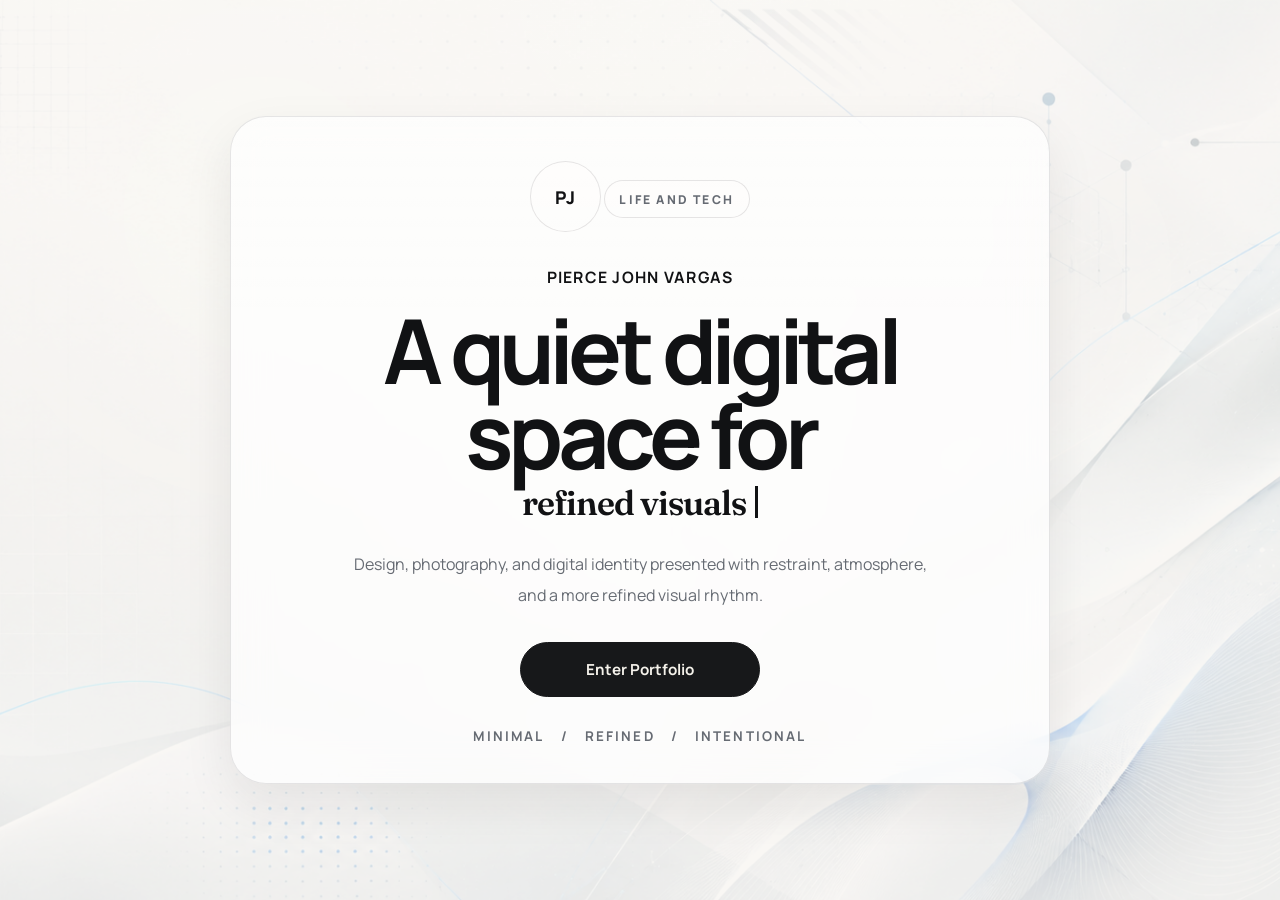
<file: Personnal Portfolio/index.html>
<!DOCTYPE html>
<html lang="en">
<head>
  <meta charset="UTF-8" />
  <meta name="viewport" content="width=device-width, initial-scale=1.0" />
  <meta
    name="description"
    content="Welcome landing page for Life and Tech by Pierce John Vargas."
  />
  <title>Life and Tech | Welcome</title>

  <link rel="preconnect" href="https://fonts.googleapis.com" />
  <link rel="preconnect" href="https://fonts.gstatic.com" crossorigin />
  <link
    href="https://fonts.googleapis.com/css2?family=Fraunces:opsz,wght@9..144,500;9..144,600&family=Manrope:wght@400;500;600;700;800&display=swap"
    rel="stylesheet"
  />

  <link rel="stylesheet" href="style.css" />
  <link rel="stylesheet" href="landing.css" />
</head>
<body class="landing-body">
  <div class="landing-grid" aria-hidden="true"></div>
  <div class="landing-glow landing-glow-a" aria-hidden="true"></div>
  <div class="landing-glow landing-glow-b" aria-hidden="true"></div>
  <div class="landing-glow landing-glow-c" aria-hidden="true"></div>

  <main class="landing-main">
    <div class="landing-stage">
      <div class="landing-crest reveal is-visible" aria-hidden="true">PJ</div>
      <span class="landing-chip reveal is-visible">Life and Tech</span>
      <p class="landing-name reveal is-visible">Pierce John Vargas</p>

      <h1 class="landing-title reveal is-visible">
        A quiet digital space for
        <span class="landing-type-line">
          <span id="typedText" class="typed-text"></span>
          <span class="typed-caret" aria-hidden="true"></span>
        </span>
      </h1>

      <p class="landing-subtitle reveal is-visible">
        Design, photography, and digital identity presented with restraint,
        atmosphere, and a more refined visual rhythm.
      </p>

      <div class="landing-actions reveal is-visible">
        <a href="portfolio.html" class="btn btn-primary landing-cta">Enter Portfolio</a>
      </div>

      <div class="landing-signature reveal is-visible">
        <span>Minimal</span>
        <span>Refined</span>
        <span>Intentional</span>
      </div>
    </div>
  </main>

  <script src="script.js"></script>
  <script src="landing.js"></script>
</body>
</html>
</file>
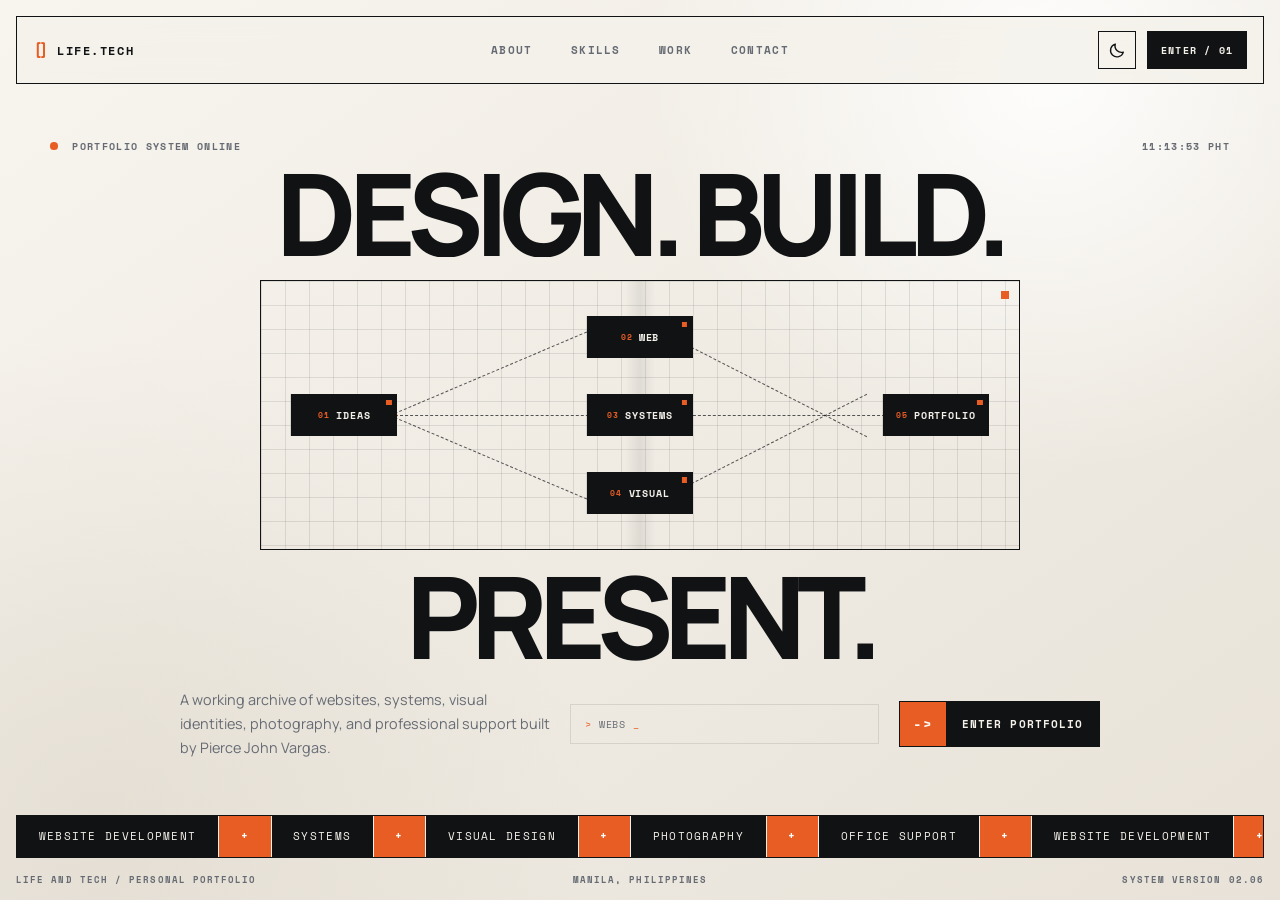
<file: Personnal Portfolio/_system-backups/before-modern-minimal-2026-08-04/index.html>
<!DOCTYPE html>
<html lang="en">
<head>
  <meta charset="UTF-8" />
  <meta name="viewport" content="width=device-width, initial-scale=1.0" />
  <meta
    name="description"
    content="Life and Tech, the personal portfolio of Pierce John Vargas."
  />
  <title>Life and Tech | Pierce John Vargas</title>

  <link rel="preconnect" href="https://fonts.googleapis.com" />
  <link rel="preconnect" href="https://fonts.gstatic.com" crossorigin />
  <link
    href="https://fonts.googleapis.com/css2?family=Fraunces:opsz,wght@9..144,500;9..144,600&family=Manrope:wght@400;500;600;700;800&family=Space+Mono:wght@400;700&display=swap"
    rel="stylesheet"
  />

  <link rel="stylesheet" href="style.css" />
  <link rel="stylesheet" href="landing.css" />
</head>
<body class="landing-body brutal-landing">
  <div class="brutal-page">
    <header class="brutal-header">
      <a class="brutal-brand" href="index.html" aria-label="Life and Tech homepage">
        <span class="brutal-brand-symbol" aria-hidden="true">[]</span>
        <span>Life.Tech</span>
      </a>

      <nav class="brutal-nav" aria-label="Portfolio navigation">
        <a href="portfolio.html#about">About</a>
        <a href="portfolio.html#skills">Skills</a>
        <a href="portfolio.html#work">Work</a>
        <a href="portfolio.html#contact">Contact</a>
      </nav>

      <div class="brutal-actions">
        <button
          id="themeToggle"
          class="theme-toggle theme-toggle-icon-button brutal-theme"
          type="button"
          aria-label="Switch theme"
        >
          <span class="theme-icon theme-icon-moon" aria-hidden="true">
            <svg viewBox="0 0 24 24" fill="none">
              <path d="M20 14.5A8.5 8.5 0 0 1 9.5 4 8.5 8.5 0 1 0 20 14.5Z" stroke="currentColor" stroke-width="1.8" stroke-linecap="round" stroke-linejoin="round"/>
            </svg>
          </span>
          <span class="theme-icon theme-icon-sun" aria-hidden="true">
            <svg viewBox="0 0 24 24" fill="none">
              <circle cx="12" cy="12" r="4" stroke="currentColor" stroke-width="1.8"/>
              <path d="M12 2.75V5.25M12 18.75V21.25M21.25 12H18.75M5.25 12H2.75M18.54 5.46L16.77 7.23M7.23 16.77L5.46 18.54M18.54 18.54L16.77 16.77M7.23 7.23L5.46 5.46" stroke="currentColor" stroke-width="1.8" stroke-linecap="round"/>
            </svg>
          </span>
          <span class="theme-toggle-text">Theme</span>
        </button>

        <a class="brutal-nav-cta" href="portfolio.html">Enter / 01</a>
      </div>
    </header>

    <main class="brutal-main">
      <section class="brutal-hero" aria-labelledby="landingTitle">
        <div class="brutal-system-row">
          <span><i class="brutal-status-dot" aria-hidden="true"></i> Portfolio system online</span>
          <span id="landingClock">00:00:00 PHT</span>
        </div>

        <h1 class="brutal-title" id="landingTitle">
          <span>DESIGN. BUILD.</span>
        </h1>

        <div class="brutal-flow" role="img" aria-label="Creative workflow from ideas through web, systems, and visual design into a complete portfolio">
          <span class="flow-line flow-line-a"></span>
          <span class="flow-line flow-line-b"></span>
          <span class="flow-line flow-line-c"></span>
          <span class="flow-line flow-line-d"></span>
          <span class="flow-line flow-line-e"></span>
          <span class="flow-line flow-line-f"></span>

          <span class="flow-node flow-node-input"><b>01</b> IDEAS</span>
          <span class="flow-node flow-node-web"><b>02</b> WEB</span>
          <span class="flow-node flow-node-systems"><b>03</b> SYSTEMS</span>
          <span class="flow-node flow-node-visual"><b>04</b> VISUAL</span>
          <span class="flow-node flow-node-output"><b>05</b> PORTFOLIO</span>
        </div>

        <h2 class="brutal-title brutal-title-bottom" aria-hidden="true">
          <span class="brutal-glitch" data-text="PRESENT.">PRESENT.</span>
        </h2>

        <div class="brutal-hero-footer">
          <p class="brutal-copy">
            A working archive of websites, systems, visual identities, photography,
            and professional support built by Pierce John Vargas.
          </p>

          <p class="brutal-terminal" aria-live="polite">
            <span class="brutal-prompt">&gt;</span>
            <span id="landingTypewriter"></span><span class="brutal-caret" aria-hidden="true">_</span>
          </p>

          <a class="brutal-enter" href="portfolio.html">
            <span class="brutal-enter-icon" aria-hidden="true">-&gt;</span>
            <span>Enter portfolio</span>
          </a>
        </div>
      </section>
    </main>

    <div class="brutal-marquee" aria-label="Portfolio capabilities">
      <div class="brutal-marquee-track">
        <span>Website Development</span><b>+</b>
        <span>Systems</span><b>+</b>
        <span>Visual Design</span><b>+</b>
        <span>Photography</span><b>+</b>
        <span>Office Support</span><b>+</b>
        <span>Website Development</span><b>+</b>
        <span>Systems</span><b>+</b>
        <span>Visual Design</span><b>+</b>
        <span>Photography</span><b>+</b>
        <span>Office Support</span><b>+</b>
      </div>
    </div>

    <footer class="brutal-footer">
      <span>Life and Tech / Personal Portfolio</span>
      <span>Manila, Philippines</span>
      <span>System version 02.06</span>
    </footer>
  </div>

  <script src="script.js"></script>
  <script src="landing-motion.js"></script>
</body>
</html>
</file>
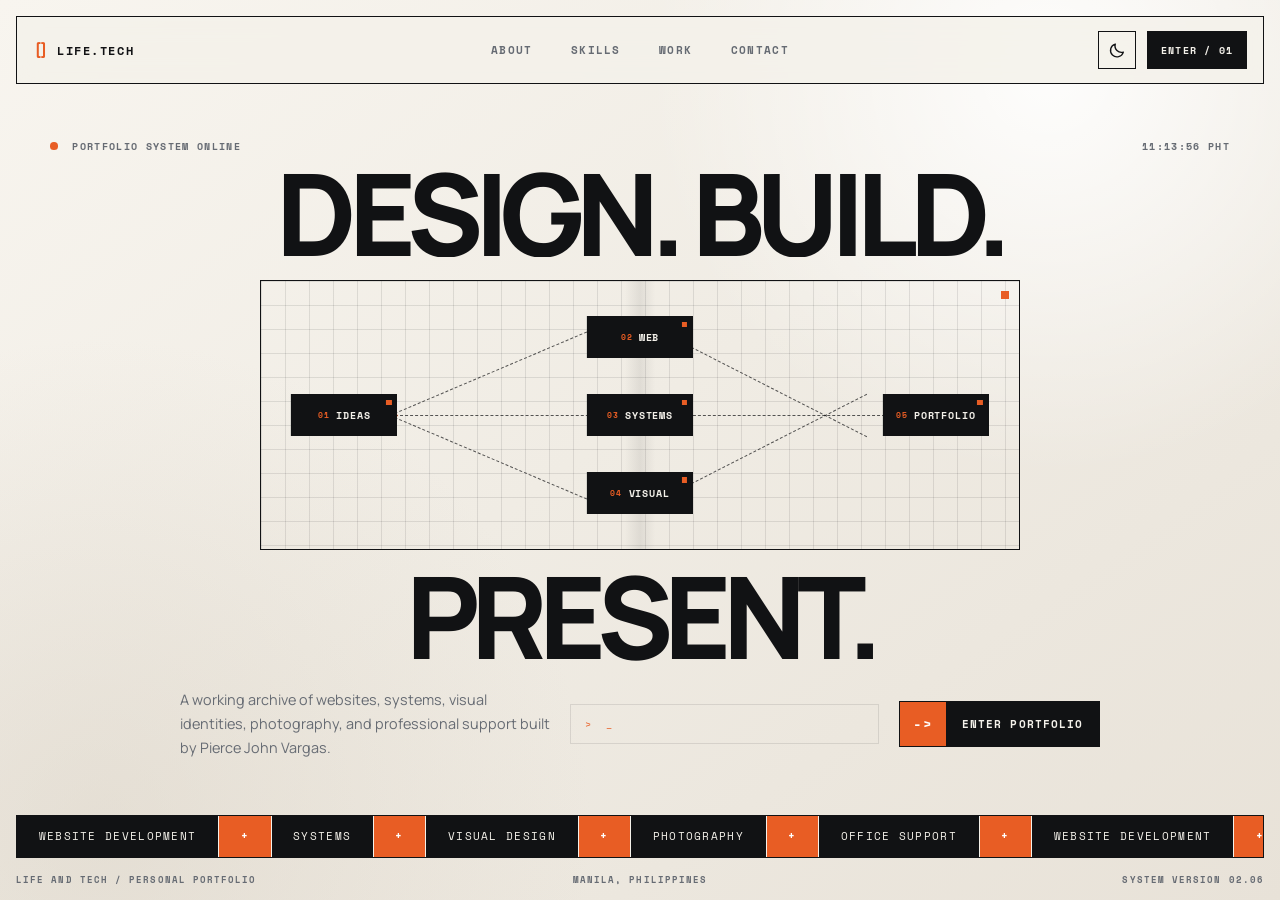
<file: Personnal Portfolio/_system-backups/before-studio-2026-09-28/index.html>
<!DOCTYPE html>
<html lang="en">
<head>
  <meta charset="UTF-8" />
  <meta name="viewport" content="width=device-width, initial-scale=1.0" />
  <meta
    name="description"
    content="Life and Tech, the personal portfolio of Pierce John Vargas."
  />
  <title>Life and Tech | Pierce John Vargas</title>

  <link rel="preconnect" href="https://fonts.googleapis.com" />
  <link rel="preconnect" href="https://fonts.gstatic.com" crossorigin />
  <link
    href="https://fonts.googleapis.com/css2?family=Fraunces:opsz,wght@9..144,500;9..144,600&family=Manrope:wght@400;500;600;700;800&family=Space+Mono:wght@400;700&display=swap"
    rel="stylesheet"
  />

  <link rel="stylesheet" href="style.css" />
  <link rel="stylesheet" href="landing.css?v=20260805" />
</head>
<body class="landing-body brutal-landing">
  <div class="brutal-page">
    <header class="brutal-header">
      <a class="brutal-brand" href="index.html" aria-label="Life and Tech homepage">
        <span class="brutal-brand-symbol" aria-hidden="true">[]</span>
        <span>Life.Tech</span>
      </a>

      <nav class="brutal-nav" aria-label="Portfolio navigation">
        <a href="portfolio.html#about">About</a>
        <a href="portfolio.html#skills">Skills</a>
        <a href="portfolio.html#work">Work</a>
        <a href="portfolio.html#contact">Contact</a>
      </nav>

      <div class="brutal-actions">
        <button
          id="themeToggle"
          class="theme-toggle theme-toggle-icon-button brutal-theme"
          type="button"
          aria-label="Switch theme"
        >
          <span class="theme-icon theme-icon-moon" aria-hidden="true">
            <svg viewBox="0 0 24 24" fill="none">
              <path d="M20 14.5A8.5 8.5 0 0 1 9.5 4 8.5 8.5 0 1 0 20 14.5Z" stroke="currentColor" stroke-width="1.8" stroke-linecap="round" stroke-linejoin="round"/>
            </svg>
          </span>
          <span class="theme-icon theme-icon-sun" aria-hidden="true">
            <svg viewBox="0 0 24 24" fill="none">
              <circle cx="12" cy="12" r="4" stroke="currentColor" stroke-width="1.8"/>
              <path d="M12 2.75V5.25M12 18.75V21.25M21.25 12H18.75M5.25 12H2.75M18.54 5.46L16.77 7.23M7.23 16.77L5.46 18.54M18.54 18.54L16.77 16.77M7.23 7.23L5.46 5.46" stroke="currentColor" stroke-width="1.8" stroke-linecap="round"/>
            </svg>
          </span>
          <span class="theme-toggle-text">Theme</span>
        </button>

        <a class="brutal-nav-cta" href="portfolio.html">Enter / 01</a>
      </div>
    </header>

    <main class="brutal-main">
      <section class="brutal-hero" aria-labelledby="landingTitle">
        <div class="brutal-system-row">
          <span><i class="brutal-status-dot" aria-hidden="true"></i> Portfolio system online</span>
          <span id="landingClock">00:00:00 PHT</span>
        </div>

        <h1 class="brutal-title" id="landingTitle">
          <span>DESIGN. BUILD.</span>
        </h1>

        <div class="brutal-flow" role="img" aria-label="Creative workflow from ideas through web, systems, and visual design into a complete portfolio">
          <span class="flow-line flow-line-a"></span>
          <span class="flow-line flow-line-b"></span>
          <span class="flow-line flow-line-c"></span>
          <span class="flow-line flow-line-d"></span>
          <span class="flow-line flow-line-e"></span>
          <span class="flow-line flow-line-f"></span>

          <span class="flow-node flow-node-input"><b>01</b> IDEAS</span>
          <span class="flow-node flow-node-web"><b>02</b> WEB</span>
          <span class="flow-node flow-node-systems"><b>03</b> SYSTEMS</span>
          <span class="flow-node flow-node-visual"><b>04</b> VISUAL</span>
          <span class="flow-node flow-node-output"><b>05</b> PORTFOLIO</span>
        </div>

        <h2 class="brutal-title brutal-title-bottom" aria-hidden="true">
          <span class="brutal-glitch" data-text="PRESENT.">PRESENT.</span>
        </h2>

        <div class="brutal-hero-footer">
          <p class="brutal-copy">
            A working archive of websites, systems, visual identities, photography,
            and professional support built by Pierce John Vargas.
          </p>

          <p class="brutal-terminal" aria-live="polite">
            <span class="brutal-prompt">&gt;</span>
            <span id="landingTypewriter"></span><span class="brutal-caret" aria-hidden="true">_</span>
          </p>

          <a class="brutal-enter" href="portfolio.html">
            <span class="brutal-enter-icon" aria-hidden="true">-&gt;</span>
            <span>Enter portfolio</span>
          </a>
        </div>
      </section>
    </main>

    <div class="brutal-marquee" aria-label="Portfolio capabilities">
      <div class="brutal-marquee-track">
        <span>Website Development</span><b>+</b>
        <span>Systems</span><b>+</b>
        <span>Visual Design</span><b>+</b>
        <span>Photography</span><b>+</b>
        <span>Office Support</span><b>+</b>
        <span>Website Development</span><b>+</b>
        <span>Systems</span><b>+</b>
        <span>Visual Design</span><b>+</b>
        <span>Photography</span><b>+</b>
        <span>Office Support</span><b>+</b>
      </div>
    </div>

    <footer class="brutal-footer">
      <span>Life and Tech / Personal Portfolio</span>
      <span>Manila, Philippines</span>
      <span>System version 02.06</span>
    </footer>
  </div>

  <script src="script.js"></script>
  <script src="landing-motion.js?v=20260805"></script>
</body>
</html>
</file>
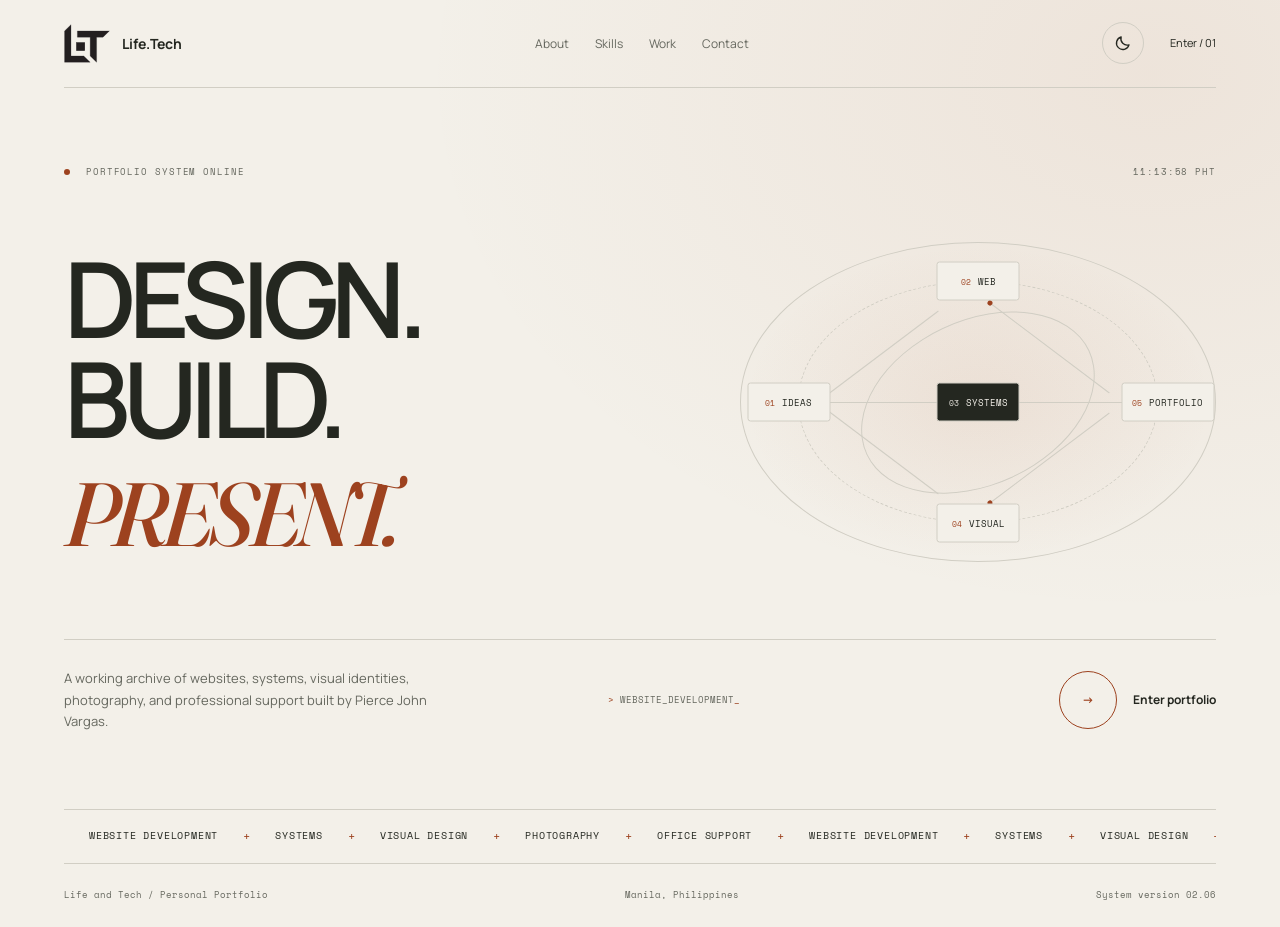
<file: Personnal Portfolio/landing.html>
<!DOCTYPE html>
<html lang="en">
<head>
  <meta charset="UTF-8" />
  <link rel="icon" type="image/svg+xml" sizes="any" href="assets/favicon.svg?v=1" />
  <meta name="viewport" content="width=device-width, initial-scale=1.0" />
  <meta
    name="description"
    content="Life and Tech, the personal portfolio of Pierce John Vargas."
  />
  <title>Life and Tech | Pierce John Vargas</title>

  <link rel="preconnect" href="https://fonts.googleapis.com" />
  <link rel="preconnect" href="https://fonts.gstatic.com" crossorigin />
  <link
    href="https://fonts.googleapis.com/css2?family=Fraunces:opsz,wght@9..144,500;9..144,600&family=Manrope:wght@400;500;600;700;800&family=Space+Mono:wght@400;700&display=swap"
    rel="stylesheet"
  />

  <script src="studio-init.js?v=20260929-autoplay"></script>
  <link rel="stylesheet" href="studio.css?v=20260929-logo" />
  <link rel="stylesheet" href="studio-landing.css?v=20260928" />
</head>
<body class="landing-body brutal-landing">
  <div class="brutal-page">
    <header class="brutal-header">
      <a class="brutal-brand" href="index.html" aria-label="Life and Tech homepage">
        <span class="site-logo" role="img" aria-label="Life and Tech logo">
          <img class="logo-light" src="assets/logo-mark-light.svg" alt="" width="46" height="40" />
          <img class="logo-dark" src="assets/logo-mark-dark.svg" alt="" width="46" height="40" />
        </span>
        <span>Life.Tech</span>
      </a>

      <nav class="brutal-nav" aria-label="Portfolio navigation">
        <a href="portfolio.html#about">About</a>
        <a href="portfolio.html#skills">Skills</a>
        <a href="portfolio.html#work">Work</a>
        <a href="portfolio.html#contact">Contact</a>
      </nav>

      <div class="brutal-actions">
        <button
          id="themeToggle"
          class="theme-toggle theme-toggle-icon-button brutal-theme"
          type="button"
          aria-label="Switch theme"
        >
          <span class="theme-icon theme-icon-moon" aria-hidden="true">
            <svg viewBox="0 0 24 24" fill="none">
              <path d="M20 14.5A8.5 8.5 0 0 1 9.5 4 8.5 8.5 0 1 0 20 14.5Z" stroke="currentColor" stroke-width="1.8" stroke-linecap="round" stroke-linejoin="round"/>
            </svg>
          </span>
          <span class="theme-icon theme-icon-sun" aria-hidden="true">
            <svg viewBox="0 0 24 24" fill="none">
              <circle cx="12" cy="12" r="4" stroke="currentColor" stroke-width="1.8"/>
              <path d="M12 2.75V5.25M12 18.75V21.25M21.25 12H18.75M5.25 12H2.75M18.54 5.46L16.77 7.23M7.23 16.77L5.46 18.54M18.54 18.54L16.77 16.77M7.23 7.23L5.46 5.46" stroke="currentColor" stroke-width="1.8" stroke-linecap="round"/>
            </svg>
          </span>
          <span class="theme-toggle-text">Theme</span>
        </button>

        <a class="brutal-nav-cta" href="portfolio.html">Enter / 01</a>
      </div>
    </header>

    <main class="brutal-main">
      <section class="brutal-hero" aria-labelledby="landingTitle">
        <div class="brutal-system-row">
          <span><i class="brutal-status-dot" aria-hidden="true"></i> Portfolio system online</span>
          <span id="landingClock">00:00:00 PHT</span>
        </div>

        <h1 class="brutal-title" id="landingTitle">
          <span>DESIGN. BUILD.</span>
        </h1>

        <div class="brutal-flow" role="img" aria-label="Creative workflow from ideas through web, systems, and visual design into a complete portfolio">
          <span class="flow-line flow-line-a"></span>
          <span class="flow-line flow-line-b"></span>
          <span class="flow-line flow-line-c"></span>
          <span class="flow-line flow-line-d"></span>
          <span class="flow-line flow-line-e"></span>
          <span class="flow-line flow-line-f"></span>

          <span class="flow-node flow-node-input"><b>01</b> IDEAS</span>
          <span class="flow-node flow-node-web"><b>02</b> WEB</span>
          <span class="flow-node flow-node-systems"><b>03</b> SYSTEMS</span>
          <span class="flow-node flow-node-visual"><b>04</b> VISUAL</span>
          <span class="flow-node flow-node-output"><b>05</b> PORTFOLIO</span>
        </div>

        <h2 class="brutal-title brutal-title-bottom" aria-hidden="true">
          <span class="brutal-glitch" data-text="PRESENT.">PRESENT.</span>
        </h2>

        <div class="brutal-hero-footer">
          <p class="brutal-copy">
            A working archive of websites, systems, visual identities, photography,
            and professional support built by Pierce John Vargas.
          </p>

          <p class="brutal-terminal" aria-live="polite">
            <span class="brutal-prompt">&gt;</span>
            <span id="landingTypewriter"></span><span class="brutal-caret" aria-hidden="true">_</span>
          </p>

          <a class="brutal-enter" href="portfolio.html">
            <span class="brutal-enter-icon" aria-hidden="true">-&gt;</span>
            <span>Enter portfolio</span>
          </a>
        </div>
      </section>
    </main>

    <div class="brutal-marquee" aria-label="Portfolio capabilities">
      <div class="brutal-marquee-track">
        <span>Website Development</span><b>+</b>
        <span>Systems</span><b>+</b>
        <span>Visual Design</span><b>+</b>
        <span>Photography</span><b>+</b>
        <span>Office Support</span><b>+</b>
        <span>Website Development</span><b>+</b>
        <span>Systems</span><b>+</b>
        <span>Visual Design</span><b>+</b>
        <span>Photography</span><b>+</b>
        <span>Office Support</span><b>+</b>
      </div>
    </div>

    <footer class="brutal-footer">
      <span>Life and Tech / Personal Portfolio</span>
      <span>Manila, Philippines</span>
      <span>System version 02.06</span>
    </footer>
  </div>

  <script src="studio.js?v=20260929-autoplay"></script>
</body>
</html>
</file>
<file: Personnal Portfolio/style.css>
:root {
  --bg: #f4f1ea;
  --surface: rgba(255, 255, 255, 0.7);
  --surface-strong: #ffffff;
  --text: #1c1d20;
  --muted: #666b73;
  --heading: #111214;
  --line: rgba(17, 18, 20, 0.1);
  --accent: #17181a;
  --accent-soft: rgba(23, 24, 26, 0.08);
  --shadow: 0 20px 50px rgba(23, 24, 26, 0.08);
  --max-width: 1120px;
  --theme-background-image: url("assets/BGWhite.png");
}

body.light-mode {
  --bg: #111214;
  --surface: rgba(24, 25, 28, 0.78);
  --surface-strong: #17181a;
  --text: #ece7de;
  --muted: #a4aaaf;
  --heading: #f7f2ea;
  --line: rgba(247, 242, 234, 0.12);
  --accent: #f7f2ea;
  --accent-soft: rgba(247, 242, 234, 0.08);
  --shadow: 0 24px 60px rgba(0, 0, 0, 0.28);
  --theme-background-image: url("assets/BGDark.png");
}

* {
  box-sizing: border-box;
  margin: 0;
  padding: 0;
}

html {
  scroll-behavior: smooth;
}

body {
  min-height: 100vh;
  position: relative;
  font-family: "Manrope", sans-serif;
  color: var(--text);
  background:
    linear-gradient(180deg, rgba(255, 255, 255, 0.25), transparent 20%),
    var(--bg);
  overflow-x: hidden;
  transition: background 0.3s ease, color 0.3s ease;
}

body::before {
  content: "";
  position: fixed;
  inset: 0;
  background-image: var(--theme-background-image);
  background-position: center;
  background-repeat: no-repeat;
  background-size: cover;
  opacity: 0.52;
  pointer-events: none;
  z-index: -4;
}

body.light-mode::before {
  opacity: 0.62;
}

body.nav-open,
body.lightbox-open {
  overflow: hidden;
}

::selection {
  background: var(--accent);
  color: var(--bg);
}

a {
  color: inherit;
  text-decoration: none;
}

button {
  font: inherit;
}

ul {
  list-style: none;
}

img {
  display: block;
  max-width: 100%;
}

.container {
  width: min(var(--max-width), calc(100% - 2rem));
  margin: 0 auto;
}

.page-accent {
  position: fixed;
  inset: auto 0 0 auto;
  width: 28rem;
  height: 28rem;
  background: radial-gradient(circle, rgba(255, 255, 255, 0.28), transparent 68%);
  pointer-events: none;
  opacity: 0.6;
  z-index: -1;
}

body.light-mode .page-accent {
  background: radial-gradient(circle, rgba(247, 242, 234, 0.08), transparent 68%);
}

.site-header {
  position: sticky;
  top: 0;
  z-index: 1000;
  padding-top: 1rem;
}

.nav-shell {
  display: flex;
  align-items: center;
  justify-content: space-between;
  gap: 1rem;
  padding: 1rem 1.15rem;
  border: 1px solid var(--line);
  border-radius: 22px;
  background: rgba(255, 255, 255, 0.58);
  backdrop-filter: blur(16px);
  box-shadow: var(--shadow);
}

body.light-mode .nav-shell {
  background: rgba(23, 24, 26, 0.76);
}

.brand {
  display: inline-flex;
  align-items: center;
  gap: 0.85rem;
  min-width: 0;
}

.brand-mark {
  width: 2.55rem;
  height: 2.55rem;
  display: inline-flex;
  align-items: center;
  justify-content: center;
  border-radius: 50%;
  background: var(--accent);
  color: var(--bg);
  font-size: 0.9rem;
  font-weight: 800;
}

.brand-text {
  color: var(--heading);
  font-size: 0.95rem;
  font-weight: 700;
  letter-spacing: 0.01em;
}

.nav-actions {
  display: flex;
  align-items: center;
  gap: 0.75rem;
}

.menu-toggle,
.theme-toggle {
  display: none;
  min-height: 2.85rem;
  padding: 0.8rem 1rem;
  border: 1px solid var(--line);
  border-radius: 999px;
  background: transparent;
  color: var(--heading);
  cursor: pointer;
  transition: background 0.25s ease, transform 0.25s ease;
}

.theme-toggle {
  display: inline-flex;
  align-items: center;
  justify-content: center;
}

.theme-toggle-icon-button {
  width: 2.85rem;
  min-width: 2.85rem;
  padding: 0;
}

.theme-icon {
  display: inline-flex;
  align-items: center;
  justify-content: center;
  width: 1.15rem;
  height: 1.15rem;
  color: var(--heading);
}

.theme-icon svg {
  width: 100%;
  height: 100%;
}

.theme-icon-sun {
  display: none;
}

body.light-mode .theme-icon-moon {
  display: none;
}

body.light-mode .theme-icon-sun {
  display: inline-flex;
}

.theme-toggle:hover,
.menu-toggle:hover {
  background: var(--accent-soft);
  transform: translateY(-1px);
}

.theme-toggle-text {
  position: absolute;
  width: 1px;
  height: 1px;
  padding: 0;
  margin: -1px;
  overflow: hidden;
  clip: rect(0, 0, 0, 0);
  white-space: nowrap;
  border: 0;
}

.site-nav {
  display: flex;
  align-items: center;
  gap: 0.25rem;
}

.site-nav a {
  padding: 0.75rem 0.95rem;
  border-radius: 999px;
  color: var(--muted);
  font-size: 0.94rem;
  font-weight: 600;
  transition: color 0.25s ease, background 0.25s ease;
}

.site-nav a:hover,
.site-nav a.active {
  color: var(--heading);
  background: var(--accent-soft);
}

.section {
  padding: 5.5rem 0;
}

.hero {
  min-height: auto;
  display: flex;
  align-items: flex-start;
  padding-top: 2rem;
  padding-bottom: 1.5rem;
}

.hero-grid,
.two-column-layout {
  display: grid;
  grid-template-columns: minmax(0, 1.15fr) minmax(320px, 380px);
  gap: 1.4rem;
  align-items: start;
}

.eyebrow,
.section-label,
.panel-label,
.contact-label,
.work-type {
  text-transform: uppercase;
  letter-spacing: 0.16em;
  font-size: 0.74rem;
  font-weight: 700;
  color: var(--muted);
}

.hero-title,
.section-title,
.contact-title,
.intro-card h2,
.skill-card h3,
.work-card h3 {
  color: var(--heading);
  letter-spacing: -0.04em;
}

.hero-title {
  max-width: 11ch;
  font-size: clamp(2.85rem, 6.2vw, 5.3rem);
  line-height: 0.95;
  margin: 1rem 0 1.35rem;
  font-weight: 800;
}

.hero-emphasis,
.section-title span,
.contact-title span {
  display: block;
  font-family: "Fraunces", serif;
  font-weight: 600;
}

.hero-description,
.content-card p,
.skill-card p,
.work-card p,
.contact-description,
.intro-card p,
.fact-value,
.gallery-label {
  color: var(--muted);
  line-height: 1.8;
}

.hero-description {
  max-width: 42rem;
  font-size: 1.05rem;
}

.hero-buttons,
.contact-actions {
  display: flex;
  flex-wrap: wrap;
  gap: 0.85rem;
  margin-top: 2rem;
}

.hero-extension {
  display: grid;
  gap: 1rem;
  margin-top: 2rem;
}

.hero-note,
.hero-point,
.skill-card,
.gallery-item {
  border: 1px solid var(--line);
  background: var(--surface);
  box-shadow: var(--shadow);
  backdrop-filter: blur(16px);
}

.hero-note {
  padding: 1.25rem 1.35rem;
  border-radius: 22px;
}

.hero-note-text {
  color: var(--heading);
  font-size: 1.02rem;
  line-height: 1.75;
  margin-top: 0.7rem;
  max-width: 54rem;
}

.hero-points {
  display: grid;
  grid-template-columns: repeat(3, minmax(0, 1fr));
  gap: 0.9rem;
}

.hero-point {
  padding: 1.1rem 1.15rem;
  border-radius: 18px;
}

.hero-point-title {
  display: block;
  color: var(--heading);
  font-size: 0.96rem;
  font-weight: 800;
  margin-bottom: 0.45rem;
}

.hero-point p {
  color: var(--muted);
  line-height: 1.7;
  font-size: 0.95rem;
}

.btn {
  display: inline-flex;
  align-items: center;
  justify-content: center;
  min-width: 11.5rem;
  min-height: 3.45rem;
  padding: 0.95rem 1.4rem;
  border-radius: 999px;
  border: 1px solid var(--accent);
  background: transparent;
  font-size: 0.95rem;
  font-weight: 700;
  transition: transform 0.25s ease, background 0.25s ease, color 0.25s ease;
  cursor: pointer;
}

.btn:hover {
  transform: translateY(-1px);
}

.btn-primary {
  background: var(--accent);
  color: var(--bg);
}

.btn-secondary {
  color: var(--heading);
  border-color: var(--line);
}

.btn-secondary:hover {
  background: var(--accent-soft);
}

.hero-panel,
.content-card,
.summary-card,
.work-card,
.contact-shell {
  border: 1px solid var(--line);
  background: var(--surface);
  border-radius: 24px;
  box-shadow: var(--shadow);
  backdrop-filter: blur(16px);
}

.hero-panel {
  width: 100%;
  max-width: 380px;
  justify-self: end;
  padding: 1.2rem;
  display: grid;
  gap: 0.85rem;
}

.profile-visual {
  overflow: hidden;
  border-radius: 20px;
  border: 1px solid var(--line);
  background: var(--surface-strong);
  aspect-ratio: 4 / 2.75;
}

.profile-visual img {
  width: 100%;
  height: 100%;
  object-fit: contain;
  object-position: center;
}

.intro-card,
.fact-card,
.content-card,
.summary-card,
.work-card {
  padding: 1.5rem;
  border-radius: 20px;
  background: var(--surface-strong);
  border: 1px solid var(--line);
}

.intro-card h2 {
  font-size: clamp(1.5rem, 2.2vw, 2rem);
  line-height: 1.08;
  margin: 0.7rem 0 0.9rem;
}

.hero-facts {
  display: grid;
  grid-template-columns: 1fr;
  gap: 0;
  border: 1px solid var(--line);
  border-radius: 20px;
  overflow: hidden;
  background: var(--surface-strong);
}

.fact-card {
  display: grid;
  gap: 0.35rem;
  align-content: start;
  padding: 1rem 1.1rem;
  border-bottom: 1px solid var(--line);
  background: transparent;
  border-radius: 0;
}

.fact-card:last-child {
  border-bottom: 0;
}

.fact-label {
  color: var(--heading);
  font-size: 0.82rem;
  font-weight: 700;
  text-transform: uppercase;
  letter-spacing: 0.08em;
}

.section-grid {
  display: grid;
  gap: 2rem;
}

.section-heading {
  max-width: 48rem;
}

.section-title,
.contact-title {
  font-size: clamp(2.1rem, 4.8vw, 3.8rem);
  line-height: 0.98;
  margin-top: 0.9rem;
}

.content-card {
  display: grid;
  gap: 1rem;
}

.stat-grid {
  display: grid;
  gap: 0.9rem;
  margin-top: 1rem;
}

.stat-card {
  display: grid;
  gap: 0.35rem;
  padding: 1rem 1.05rem;
  border-radius: 16px;
  border: 1px solid var(--line);
  background: var(--surface-strong);
}

.stat-value {
  color: var(--heading);
  font-size: 0.95rem;
  font-weight: 800;
}

.stat-copy {
  color: var(--muted);
  line-height: 1.7;
  font-size: 0.95rem;
}

.skills-grid,
.work-grid,
.gallery-grid {
  display: grid;
  gap: 1rem;
}

.skills-grid {
  grid-template-columns: repeat(auto-fit, minmax(220px, 1fr));
}

.skill-card {
  padding: 1.45rem;
  border-radius: 22px;
}

.skill-card h3,
.work-card h3 {
  font-size: 1.35rem;
  margin: 0.85rem 0 0.8rem;
}

.tool-tags,
.work-tags {
  display: flex;
  flex-wrap: wrap;
  gap: 0.55rem;
  margin-top: 1rem;
}

.tool-tags li,
.work-tags li {
  padding: 0.52rem 0.82rem;
  border-radius: 999px;
  border: 1px solid var(--line);
  background: var(--accent-soft);
  color: var(--heading);
  font-size: 0.84rem;
  font-weight: 600;
}

.work-grid {
  grid-template-columns: repeat(3, minmax(0, 1fr));
}

.work-thumb-button,
.gallery-item,
.text-link-button {
  padding: 0;
  border: 0;
  background: transparent;
  cursor: pointer;
}

.work-thumb-button {
  width: 100%;
  text-align: left;
}

.work-thumb {
  width: 100%;
  aspect-ratio: 16 / 11;
  object-fit: cover;
  border-radius: 16px;
  border: 1px solid var(--line);
  margin-bottom: 1rem;
  transition: transform 0.25s ease, opacity 0.25s ease;
}

.work-thumb-button:hover .work-thumb,
.gallery-item:hover img {
  transform: translateY(-2px);
  opacity: 0.96;
}

.work-actions {
  display: flex;
  flex-wrap: wrap;
  gap: 1rem;
  margin-top: 1.15rem;
}

.text-link {
  color: var(--heading);
  font-size: 0.92rem;
  font-weight: 700;
}

.text-link:hover {
  color: var(--muted);
}

.gallery-grid {
  grid-template-columns: repeat(3, minmax(0, 1fr));
}

.gallery-item {
  display: grid;
  gap: 0.95rem;
  padding: 1rem;
  border-radius: 22px;
  text-align: left;
  transition: transform 0.25s ease, background 0.25s ease, border-color 0.25s ease;
}

.gallery-item img {
  width: 100%;
  aspect-ratio: 4 / 3;
  object-fit: cover;
  border-radius: 16px;
  border: 1px solid var(--line);
  transition: transform 0.25s ease, opacity 0.25s ease;
}

.gallery-item:hover {
  transform: translateY(-2px);
  border-color: var(--heading);
  background: var(--surface-strong);
}

.gallery-copy {
  display: grid;
  gap: 0.5rem;
}

.gallery-label {
  color: var(--heading);
  font-size: 0.96rem;
  font-weight: 700;
}

.gallery-text {
  color: var(--muted);
  line-height: 1.7;
  font-size: 0.94rem;
}

.gallery-link {
  color: var(--heading);
  font-size: 0.88rem;
  font-weight: 800;
  letter-spacing: 0.02em;
}

.contact-shell {
  padding: 2rem;
}

.contact-copy {
  max-width: 42rem;
}

.contact-grid {
  display: grid;
  grid-template-columns: repeat(2, minmax(0, 1fr));
  gap: 1rem;
  margin-top: 2rem;
}

.contact-item {
  display: grid;
  grid-template-columns: auto 1fr;
  align-items: center;
  gap: 0.9rem;
  padding: 1.2rem 1.3rem;
  border: 1px solid var(--line);
  border-radius: 18px;
  background: var(--surface-strong);
  transition: transform 0.25s ease, background 0.25s ease;
}

.contact-item:hover {
  transform: translateY(-1px);
  background: var(--accent-soft);
}

.contact-icon {
  width: 2.65rem;
  height: 2.65rem;
  display: inline-flex;
  align-items: center;
  justify-content: center;
  border: 1px solid var(--line);
  border-radius: 16px;
  background: var(--accent-soft);
  color: var(--heading);
  flex-shrink: 0;
}

.contact-icon img {
  width: 1.1rem;
  height: 1.1rem;
  object-fit: contain;
}

.contact-text {
  display: grid;
  gap: 0.35rem;
}

.contact-value {
  color: var(--heading);
  font-size: 1rem;
  font-weight: 700;
  line-height: 1.45;
  word-break: break-word;
}

.lightbox {
  position: fixed;
  inset: 0;
  display: grid;
  place-items: center;
  padding: 1.5rem;
  background: rgba(0, 0, 0, 0.8);
  opacity: 0;
  visibility: hidden;
  transition: opacity 0.25s ease, visibility 0.25s ease;
  z-index: 2000;
}

.lightbox.is-open {
  opacity: 1;
  visibility: visible;
}

.lightbox-inner {
  max-width: min(900px, 100%);
  max-height: calc(100vh - 5rem);
  display: grid;
  gap: 0.85rem;
}

.lightbox-inner img {
  max-width: 100%;
  max-height: calc(100vh - 9rem);
  border-radius: 18px;
  border: 1px solid rgba(255, 255, 255, 0.14);
  background: #101113;
}

.lightbox-caption {
  color: #f1ede4;
  text-align: center;
  font-size: 0.96rem;
}

.lightbox-close {
  position: absolute;
  top: 1.25rem;
  right: 1.25rem;
  padding: 0.75rem 1rem;
  border: 1px solid rgba(255, 255, 255, 0.18);
  border-radius: 999px;
  background: rgba(255, 255, 255, 0.06);
  color: #f1ede4;
  cursor: pointer;
}

.site-footer {
  padding: 0 0 2rem;
}

.footer-shell {
  display: flex;
  align-items: center;
  justify-content: space-between;
  gap: 1rem;
  padding-top: 1rem;
  border-top: 1px solid var(--line);
}

.site-footer p,
.footer-link {
  color: var(--muted);
  font-size: 0.92rem;
}

.footer-link:hover {
  color: var(--heading);
}

.reveal {
  opacity: 0;
  transform: translateY(22px);
  transition: opacity 0.7s ease, transform 0.7s ease;
}

.reveal.is-visible {
  opacity: 1;
  transform: translateY(0);
}

@media (max-width: 1024px) {
  .hero-grid,
  .two-column-layout,
  .skills-grid,
  .work-grid,
  .hero-points,
  .gallery-grid {
    grid-template-columns: 1fr;
  }

  .hero-facts {
    grid-template-columns: 1fr;
  }

  .hero-panel {
    max-width: none;
    justify-self: stretch;
  }
}

@media (max-width: 820px) {
  .site-header {
    padding-top: 0.75rem;
  }

  .nav-shell {
    border-radius: 20px;
    align-items: flex-start;
    flex-wrap: wrap;
  }

  .menu-toggle {
    display: inline-flex;
    align-items: center;
    justify-content: center;
  }

  .theme-toggle {
    order: 3;
  }

  .nav-actions {
    width: 100%;
    justify-content: flex-end;
    flex-wrap: wrap;
  }

  .site-nav {
    display: none;
    width: 100%;
    flex-direction: column;
    align-items: stretch;
    gap: 0.45rem;
    padding-top: 0.5rem;
  }

  .site-nav.open {
    display: flex;
  }

  .site-nav a {
    width: 100%;
    text-align: center;
  }

  .section {
    padding: 4.5rem 0;
  }

  .hero {
    padding-top: 1.5rem;
  }

  .hero-note-text {
    max-width: none;
  }

  .contact-grid {
    grid-template-columns: 1fr;
  }
}

@media (max-width: 640px) {
  .container {
    width: min(var(--max-width), calc(100% - 1.25rem));
  }

  .hero-title {
    font-size: clamp(2.55rem, 13vw, 3.7rem);
  }

  .btn {
    width: 100%;
  }

  .hero-buttons,
  .contact-actions,
  .work-actions {
    flex-direction: column;
  }

  .footer-shell {
    flex-direction: column;
    align-items: flex-start;
  }

  .lightbox {
    padding: 1rem;
  }

  .lightbox-close {
    top: 0.9rem;
    right: 0.9rem;
  }
}

@media (prefers-reduced-motion: reduce) {
  html {
    scroll-behavior: auto;
  }

  *,
  *::before,
  *::after {
    animation: none !important;
    transition: none !important;
  }

  .reveal {
    opacity: 1;
    transform: none;
  }
}
</file>
<file: Personnal Portfolio/landing.css>
.landing-body {
  min-height: 100vh;
  position: relative;
  overflow: hidden;
  background:
    radial-gradient(circle at top, rgba(255, 255, 255, 0.08), transparent 20%),
    linear-gradient(180deg, rgba(255, 255, 255, 0.04), transparent 18%),
    var(--bg);
}

body.light-mode.landing-body {
  background:
    radial-gradient(circle at top, rgba(247, 242, 234, 0.06), transparent 20%),
    linear-gradient(180deg, rgba(247, 242, 234, 0.03), transparent 18%),
    var(--bg);
}

.landing-grid {
  position: fixed;
  inset: 0;
  background-image:
    linear-gradient(rgba(255, 255, 255, 0.02) 1px, transparent 1px),
    linear-gradient(90deg, rgba(255, 255, 255, 0.02) 1px, transparent 1px);
  background-size: 72px 72px;
  mask-image: radial-gradient(circle at center, black 34%, transparent 82%);
  opacity: 0.18;
  pointer-events: none;
  z-index: -3;
  animation: gridDrift 26s linear infinite;
}

body.light-mode .landing-grid {
  background-image:
    linear-gradient(rgba(247, 242, 234, 0.04) 1px, transparent 1px),
    linear-gradient(90deg, rgba(247, 242, 234, 0.04) 1px, transparent 1px);
}

.landing-glow {
  position: fixed;
  border-radius: 50%;
  filter: blur(110px);
  pointer-events: none;
  z-index: -2;
}

.landing-glow-a {
  width: 20rem;
  height: 20rem;
  top: 6%;
  left: 8%;
  background: rgba(255, 255, 255, 0.08);
  animation: floatGlow 10s ease-in-out infinite;
}

.landing-glow-b {
  width: 15rem;
  height: 15rem;
  right: 14%;
  top: 18%;
  background: rgba(255, 255, 255, 0.04);
  animation: floatGlow 12s ease-in-out -3s infinite;
}

.landing-glow-c {
  width: 18rem;
  height: 18rem;
  right: 12%;
  bottom: 10%;
  background: rgba(255, 255, 255, 0.05);
  animation: floatGlow 11s ease-in-out -5s infinite;
}

body.light-mode .landing-glow-a,
body.light-mode .landing-glow-b,
body.light-mode .landing-glow-c {
  background: rgba(247, 242, 234, 0.05);
}

.landing-main {
  min-height: 100vh;
  display: grid;
  place-items: center;
  padding: 1.5rem;
}

.landing-stage {
  width: min(820px, 100%);
  padding: 2.8rem 2.2rem 2.4rem;
  border: 1px solid var(--line);
  border-radius: 36px;
  background:
    linear-gradient(180deg, rgba(255, 255, 255, 0.04), transparent 30%),
    var(--surface);
  box-shadow: var(--shadow);
  backdrop-filter: blur(18px);
  text-align: center;
  position: relative;
  overflow: hidden;
  transition: transform 0.25s ease;
}

body.light-mode .landing-stage {
  background:
    linear-gradient(180deg, rgba(247, 242, 234, 0.03), transparent 30%),
    var(--surface);
}

.landing-stage::before {
  content: "";
  position: absolute;
  inset: 0;
  background: linear-gradient(120deg, transparent 18%, rgba(255, 255, 255, 0.05) 44%, transparent 64%);
  transform: translateX(-120%);
  animation: sweep 7s ease-in-out infinite;
  pointer-events: none;
}

.landing-stage::after {
  content: "";
  position: absolute;
  inset: 18px;
  border: 1px solid rgba(255, 255, 255, 0.04);
  border-radius: 28px;
  pointer-events: none;
}

.landing-crest {
  width: 4.4rem;
  height: 4.4rem;
  display: inline-flex;
  align-items: center;
  justify-content: center;
  border-radius: 50%;
  border: 1px solid var(--line);
  background: rgba(255, 255, 255, 0.03);
  color: var(--heading);
  font-size: 1.1rem;
  font-weight: 800;
  letter-spacing: 0.06em;
  margin: 0 auto 1.15rem;
  animation: fadeLift 0.9s ease 0.02s both;
}

.landing-chip {
  display: inline-flex;
  align-items: center;
  justify-content: center;
  padding: 0.58rem 0.92rem;
  border: 1px solid var(--line);
  border-radius: 999px;
  background: rgba(255, 255, 255, 0.03);
  color: var(--muted);
  font-size: 0.76rem;
  font-weight: 800;
  letter-spacing: 0.18em;
  text-transform: uppercase;
  animation: fadeLift 0.9s ease 0.1s both;
}

.landing-name {
  margin-top: 1rem;
  color: var(--heading);
  font-size: 0.98rem;
  font-weight: 700;
  letter-spacing: 0.08em;
  text-transform: uppercase;
  animation: fadeLift 0.9s ease 0.18s both;
}

.landing-title {
  margin-top: 1.2rem;
  color: var(--heading);
  font-size: clamp(2.9rem, 7vw, 5.6rem);
  line-height: 0.95;
  letter-spacing: -0.065em;
  animation: fadeLift 1s ease 0.3s both;
}

.landing-type-line {
  display: block;
  min-height: 1.16em;
  margin-top: 0.55rem;
  font-family: "Fraunces", serif;
  font-size: clamp(1.35rem, 3vw, 2.15rem);
  font-weight: 600;
  letter-spacing: -0.03em;
  color: var(--heading);
}

.typed-text {
  display: inline-block;
  min-width: 1ch;
}

.typed-caret {
  display: inline-block;
  width: 0.08em;
  height: 0.92em;
  margin-left: 0.1em;
  background: var(--heading);
  vertical-align: -0.08em;
  animation: blinkCaret 0.9s step-end infinite;
}

.landing-subtitle {
  max-width: 36rem;
  margin: 1.45rem auto 0;
  color: var(--muted);
  font-size: 1rem;
  line-height: 1.9;
  animation: fadeLift 1s ease 0.52s both;
}

.landing-actions {
  display: flex;
  justify-content: center;
  flex-wrap: wrap;
  gap: 0.85rem;
  margin-top: 2rem;
  animation: fadeLift 1s ease 0.7s both;
}

.landing-cta {
  min-width: 15rem;
  animation: ctaFloat 3.2s ease-in-out 1.8s infinite;
  box-shadow: 0 0 0 rgba(255, 255, 255, 0);
}

.landing-cta::after {
  content: "";
  position: absolute;
  inset: -12px;
  border-radius: 999px;
  border: 1px solid rgba(255, 255, 255, 0.06);
  opacity: 0;
  animation: pulseRing 3.2s ease-out 2.1s infinite;
}

.landing-signature {
  display: flex;
  justify-content: center;
  flex-wrap: wrap;
  gap: 1rem;
  margin-top: 1.85rem;
  animation: fadeLift 1s ease 0.88s both;
}

.landing-signature span {
  color: var(--muted);
  font-size: 0.84rem;
  font-weight: 700;
  letter-spacing: 0.16em;
  text-transform: uppercase;
}

.landing-signature span::after {
  content: "/";
  margin-left: 1rem;
}

.landing-signature span:last-child::after {
  content: "";
  margin-left: 0;
}

@keyframes fadeLift {
  from {
    opacity: 0;
    transform: translateY(22px);
    filter: blur(8px);
  }
  to {
    opacity: 1;
    transform: translateY(0);
    filter: blur(0);
  }
}

@keyframes blinkCaret {
  0%,
  49% {
    opacity: 1;
  }
  50%,
  100% {
    opacity: 0;
  }
}

@keyframes gridDrift {
  from {
    transform: translateY(0);
  }
  to {
    transform: translateY(72px);
  }
}

@keyframes floatGlow {
  0%,
  100% {
    transform: translateY(0) scale(1);
  }
  50% {
    transform: translateY(-14px) scale(1.04);
  }
}

@keyframes sweep {
  0%,
  18% {
    transform: translateX(-120%);
  }
  42% {
    transform: translateX(120%);
  }
  100% {
    transform: translateX(120%);
  }
}

@keyframes ctaFloat {
  0%,
  100% {
    transform: translateY(0) scale(1);
    box-shadow: 0 0 0 rgba(255, 255, 255, 0);
  }
  50% {
    transform: translateY(-2px) scale(1.015);
    box-shadow: 0 12px 30px rgba(255, 255, 255, 0.06);
  }
}

@keyframes pulseRing {
  0% {
    opacity: 0;
    transform: scale(0.97);
  }
  18% {
    opacity: 0.26;
  }
  100% {
    opacity: 0;
    transform: scale(1.07);
  }
}

@media (max-width: 640px) {
  .landing-main {
    padding: 1rem;
  }

  .landing-stage {
    padding: 2rem 1.2rem;
    border-radius: 26px;
  }

  .landing-stage::after {
    inset: 12px;
    border-radius: 20px;
  }

  .landing-title {
    font-size: clamp(2.35rem, 13vw, 4rem);
  }

  .landing-type-line {
    font-size: clamp(1.18rem, 6vw, 1.72rem);
  }

  .landing-cta {
    width: 100%;
  }

  .landing-signature {
    gap: 0.6rem;
  }

  .landing-signature span::after {
    margin-left: 0.6rem;
  }
}

@media (prefers-reduced-motion: reduce) {
  .landing-grid,
  .landing-glow,
  .landing-stage::before,
  .landing-crest,
  .landing-chip,
  .landing-name,
  .landing-title,
  .landing-subtitle,
  .landing-cta,
  .landing-cta::after,
  .landing-signature,
  .typed-caret {
    animation: none !important;
  }
}
</file>
<file: Personnal Portfolio/_system-backups/before-modern-minimal-2026-08-04/style.css>
:root {
  --bg: #f4f1ea;
  --surface: rgba(255, 255, 255, 0.7);
  --surface-strong: #ffffff;
  --text: #1c1d20;
  --muted: #666b73;
  --heading: #111214;
  --line: rgba(17, 18, 20, 0.1);
  --accent: #17181a;
  --accent-soft: rgba(23, 24, 26, 0.08);
  --shadow: 0 20px 50px rgba(23, 24, 26, 0.08);
  --max-width: 1120px;
  --page-gradient:
    radial-gradient(circle at 82% 8%, rgba(255, 255, 255, 0.9), transparent 30%),
    radial-gradient(circle at 8% 92%, rgba(213, 204, 190, 0.42), transparent 34%),
    linear-gradient(145deg, #f8f5ef 0%, #f0ece4 48%, #e8e2d8 100%);
}

body.light-mode {
  --bg: #111214;
  --surface: rgba(24, 25, 28, 0.78);
  --surface-strong: #17181a;
  --text: #ece7de;
  --muted: #a4aaaf;
  --heading: #f7f2ea;
  --line: rgba(247, 242, 234, 0.12);
  --accent: #f7f2ea;
  --accent-soft: rgba(247, 242, 234, 0.08);
  --shadow: 0 24px 60px rgba(0, 0, 0, 0.28);
  --page-gradient:
    radial-gradient(circle at 82% 8%, rgba(76, 79, 84, 0.34), transparent 30%),
    radial-gradient(circle at 8% 92%, rgba(45, 48, 53, 0.52), transparent 35%),
    linear-gradient(145deg, #1d1f22 0%, #121315 52%, #090a0b 100%);
}

* {
  box-sizing: border-box;
  margin: 0;
  padding: 0;
}

html {
  scroll-behavior: smooth;
}

body {
  min-height: 100vh;
  position: relative;
  font-family: "Manrope", sans-serif;
  color: var(--text);
  background: var(--page-gradient);
  background-attachment: fixed;
  overflow-x: hidden;
  transition: background 0.3s ease, color 0.3s ease;
}

body.nav-open,
body.lightbox-open {
  overflow: hidden;
}

::selection {
  background: var(--accent);
  color: var(--bg);
}

a {
  color: inherit;
  text-decoration: none;
}

button {
  font: inherit;
}

ul {
  list-style: none;
}

img {
  display: block;
  max-width: 100%;
}

.container {
  width: min(var(--max-width), calc(100% - 2rem));
  margin: 0 auto;
}

.page-accent {
  position: fixed;
  inset: auto 0 0 auto;
  width: 28rem;
  height: 28rem;
  background: radial-gradient(circle, rgba(255, 255, 255, 0.28), transparent 68%);
  pointer-events: none;
  opacity: 0.6;
  z-index: -1;
}

body.light-mode .page-accent {
  background: radial-gradient(circle, rgba(247, 242, 234, 0.08), transparent 68%);
}

.site-header {
  position: sticky;
  top: 0;
  z-index: 1000;
  padding-top: 1rem;
}

.nav-shell {
  display: flex;
  align-items: center;
  justify-content: space-between;
  gap: 1rem;
  padding: 1rem 1.15rem;
  border: 1px solid var(--line);
  border-radius: 22px;
  background: rgba(255, 255, 255, 0.58);
  backdrop-filter: blur(16px);
  box-shadow: var(--shadow);
}

body.light-mode .nav-shell {
  background: rgba(23, 24, 26, 0.76);
}

.brand {
  display: inline-flex;
  align-items: center;
  gap: 0.85rem;
  min-width: 0;
}

.brand-mark {
  width: 2.55rem;
  height: 2.55rem;
  display: inline-flex;
  align-items: center;
  justify-content: center;
  border-radius: 50%;
  background: var(--accent);
  color: var(--bg);
  font-size: 0.9rem;
  font-weight: 800;
}

.brand-text {
  color: var(--heading);
  font-size: 0.95rem;
  font-weight: 700;
  letter-spacing: 0.01em;
}

.nav-actions {
  display: flex;
  align-items: center;
  gap: 0.75rem;
}

.menu-toggle,
.theme-toggle {
  display: none;
  min-height: 2.85rem;
  padding: 0.8rem 1rem;
  border: 1px solid var(--line);
  border-radius: 999px;
  background: transparent;
  color: var(--heading);
  cursor: pointer;
  transition: background 0.25s ease, transform 0.25s ease;
}

.theme-toggle {
  display: inline-flex;
  align-items: center;
  justify-content: center;
}

.theme-toggle-icon-button {
  width: 2.85rem;
  min-width: 2.85rem;
  padding: 0;
}

.theme-icon {
  display: inline-flex;
  align-items: center;
  justify-content: center;
  width: 1.15rem;
  height: 1.15rem;
  color: var(--heading);
}

.theme-icon svg {
  width: 100%;
  height: 100%;
}

.theme-icon-sun {
  display: none;
}

body.light-mode .theme-icon-moon {
  display: none;
}

body.light-mode .theme-icon-sun {
  display: inline-flex;
}

.theme-toggle:hover,
.menu-toggle:hover {
  background: var(--accent-soft);
  transform: translateY(-1px);
}

.theme-toggle-text {
  position: absolute;
  width: 1px;
  height: 1px;
  padding: 0;
  margin: -1px;
  overflow: hidden;
  clip: rect(0, 0, 0, 0);
  white-space: nowrap;
  border: 0;
}

.site-nav {
  display: flex;
  align-items: center;
  gap: 0.25rem;
}

.site-nav a {
  padding: 0.75rem 0.95rem;
  border-radius: 999px;
  color: var(--muted);
  font-size: 0.94rem;
  font-weight: 600;
  transition: color 0.25s ease, background 0.25s ease;
}

.site-nav a:hover,
.site-nav a.active {
  color: var(--heading);
  background: var(--accent-soft);
}

.section {
  padding: 5.5rem 0;
}

.hero {
  min-height: auto;
  display: flex;
  align-items: flex-start;
  padding-top: 2rem;
  padding-bottom: 1.5rem;
}

.hero-grid,
.two-column-layout {
  display: grid;
  grid-template-columns: minmax(0, 1.15fr) minmax(320px, 380px);
  gap: 1.4rem;
  align-items: start;
}

.eyebrow,
.section-label,
.panel-label,
.contact-label,
.work-type {
  text-transform: uppercase;
  letter-spacing: 0.16em;
  font-size: 0.74rem;
  font-weight: 700;
  color: var(--muted);
}

.hero-title,
.section-title,
.contact-title,
.intro-card h2,
.skill-card h3,
.work-card h3 {
  color: var(--heading);
  letter-spacing: -0.04em;
}

.hero-title {
  max-width: 11ch;
  font-size: clamp(2.85rem, 6.2vw, 5.3rem);
  line-height: 0.95;
  margin: 1rem 0 1.35rem;
  font-weight: 800;
}

.hero-emphasis,
.section-title span,
.contact-title span {
  display: block;
  font-family: "Fraunces", serif;
  font-weight: 600;
}

.hero-description,
.content-card p,
.skill-card p,
.work-card p,
.contact-description,
.intro-card p,
.fact-value,
.gallery-label {
  color: var(--muted);
  line-height: 1.8;
}

.hero-description {
  max-width: 42rem;
  font-size: 1.05rem;
}

.hero-buttons,
.contact-actions {
  display: flex;
  flex-wrap: wrap;
  gap: 0.85rem;
  margin-top: 2rem;
}

.hero-extension {
  display: grid;
  gap: 1rem;
  margin-top: 2rem;
}

.hero-note,
.hero-point,
.skill-card,
.gallery-item {
  border: 1px solid var(--line);
  background: var(--surface);
  box-shadow: var(--shadow);
  backdrop-filter: blur(16px);
}

.hero-note {
  padding: 1.25rem 1.35rem;
  border-radius: 22px;
}

.hero-note-text {
  color: var(--heading);
  font-size: 1.02rem;
  line-height: 1.75;
  margin-top: 0.7rem;
  max-width: 54rem;
}

.hero-points {
  display: grid;
  grid-template-columns: repeat(3, minmax(0, 1fr));
  gap: 0.9rem;
}

.hero-point {
  padding: 1.1rem 1.15rem;
  border-radius: 18px;
}

.hero-point-title {
  display: block;
  color: var(--heading);
  font-size: 0.96rem;
  font-weight: 800;
  margin-bottom: 0.45rem;
}

.hero-point p {
  color: var(--muted);
  line-height: 1.7;
  font-size: 0.95rem;
}

.btn {
  display: inline-flex;
  align-items: center;
  justify-content: center;
  min-width: 11.5rem;
  min-height: 3.45rem;
  padding: 0.95rem 1.4rem;
  border-radius: 999px;
  border: 1px solid var(--accent);
  background: transparent;
  font-size: 0.95rem;
  font-weight: 700;
  transition: transform 0.25s ease, background 0.25s ease, color 0.25s ease;
  cursor: pointer;
}

.btn:hover {
  transform: translateY(-1px);
}

.btn-primary {
  background: var(--accent);
  color: var(--bg);
}

.btn-secondary {
  color: var(--heading);
  border-color: var(--line);
}

.btn-secondary:hover {
  background: var(--accent-soft);
}

.hero-panel,
.content-card,
.summary-card,
.work-card,
.contact-shell {
  border: 1px solid var(--line);
  background: var(--surface);
  border-radius: 24px;
  box-shadow: var(--shadow);
  backdrop-filter: blur(16px);
}

.hero-panel {
  width: 100%;
  max-width: 380px;
  justify-self: end;
  padding: 1.2rem;
  display: grid;
  gap: 0.85rem;
}

.profile-visual {
  overflow: hidden;
  border-radius: 20px;
  border: 1px solid var(--line);
  background: var(--surface-strong);
  aspect-ratio: 4 / 2.75;
}

.profile-visual img {
  width: 100%;
  height: 100%;
  object-fit: contain;
  object-position: center;
}

.intro-card,
.fact-card,
.content-card,
.summary-card,
.work-card {
  padding: 1.5rem;
  border-radius: 20px;
  background: var(--surface-strong);
  border: 1px solid var(--line);
}

.intro-card h2 {
  font-size: clamp(1.5rem, 2.2vw, 2rem);
  line-height: 1.08;
  margin: 0.7rem 0 0.9rem;
}

.hero-facts {
  display: grid;
  grid-template-columns: 1fr;
  gap: 0;
  border: 1px solid var(--line);
  border-radius: 20px;
  overflow: hidden;
  background: var(--surface-strong);
}

.fact-card {
  display: grid;
  gap: 0.35rem;
  align-content: start;
  padding: 1rem 1.1rem;
  border-bottom: 1px solid var(--line);
  background: transparent;
  border-radius: 0;
}

.fact-card:last-child {
  border-bottom: 0;
}

.fact-label {
  color: var(--heading);
  font-size: 0.82rem;
  font-weight: 700;
  text-transform: uppercase;
  letter-spacing: 0.08em;
}

.section-grid {
  display: grid;
  gap: 2rem;
}

.section-heading {
  max-width: 48rem;
}

.section-title,
.contact-title {
  font-size: clamp(2.1rem, 4.8vw, 3.8rem);
  line-height: 0.98;
  margin-top: 0.9rem;
}

.content-card {
  display: grid;
  gap: 1rem;
}

.stat-grid {
  display: grid;
  gap: 0.9rem;
  margin-top: 1rem;
}

.stat-card {
  display: grid;
  gap: 0.35rem;
  padding: 1rem 1.05rem;
  border-radius: 16px;
  border: 1px solid var(--line);
  background: var(--surface-strong);
}

.stat-value {
  color: var(--heading);
  font-size: 0.95rem;
  font-weight: 800;
}

.stat-copy {
  color: var(--muted);
  line-height: 1.7;
  font-size: 0.95rem;
}

.skills-grid,
.work-grid,
.gallery-grid {
  display: grid;
  gap: 1rem;
}

.skills-grid {
  grid-template-columns: repeat(auto-fit, minmax(220px, 1fr));
}

.skill-card {
  padding: 1.45rem;
  border-radius: 22px;
}

.skill-card h3,
.work-card h3 {
  font-size: 1.35rem;
  margin: 0.85rem 0 0.8rem;
}

.tool-tags,
.work-tags {
  display: flex;
  flex-wrap: wrap;
  gap: 0.55rem;
  margin-top: 1rem;
}

.tool-tags li,
.work-tags li {
  padding: 0.52rem 0.82rem;
  border-radius: 999px;
  border: 1px solid var(--line);
  background: var(--accent-soft);
  color: var(--heading);
  font-size: 0.84rem;
  font-weight: 600;
}

.work-grid {
  grid-template-columns: repeat(3, minmax(0, 1fr));
}

.work-thumb-button,
.gallery-item,
.text-link-button {
  padding: 0;
  border: 0;
  background: transparent;
  cursor: pointer;
}

.work-thumb-button {
  width: 100%;
  text-align: left;
}

.work-thumb {
  width: 100%;
  aspect-ratio: 16 / 11;
  object-fit: cover;
  border-radius: 16px;
  border: 1px solid var(--line);
  margin-bottom: 1rem;
  transition: transform 0.25s ease, opacity 0.25s ease;
}

.work-thumb-button:hover .work-thumb,
.gallery-item:hover img {
  transform: translateY(-2px);
  opacity: 0.96;
}

.work-actions {
  display: flex;
  flex-wrap: wrap;
  gap: 1rem;
  margin-top: 1.15rem;
}

.text-link {
  color: var(--heading);
  font-size: 0.92rem;
  font-weight: 700;
}

.text-link:hover {
  color: var(--muted);
}

.gallery-grid {
  grid-template-columns: repeat(3, minmax(0, 1fr));
}

.gallery-item {
  display: grid;
  gap: 0.95rem;
  padding: 1rem;
  border-radius: 22px;
  text-align: left;
  transition: transform 0.25s ease, background 0.25s ease, border-color 0.25s ease;
}

.gallery-item img {
  width: 100%;
  aspect-ratio: 4 / 3;
  object-fit: cover;
  border-radius: 16px;
  border: 1px solid var(--line);
  transition: transform 0.25s ease, opacity 0.25s ease;
}

.gallery-item:hover {
  transform: translateY(-2px);
  border-color: var(--heading);
  background: var(--surface-strong);
}

.gallery-copy {
  display: grid;
  gap: 0.5rem;
}

.gallery-label {
  color: var(--heading);
  font-size: 0.96rem;
  font-weight: 700;
}

.gallery-text {
  color: var(--muted);
  line-height: 1.7;
  font-size: 0.94rem;
}

.gallery-link {
  color: var(--heading);
  font-size: 0.88rem;
  font-weight: 800;
  letter-spacing: 0.02em;
}

.contact-shell {
  padding: 2rem;
}

.contact-copy {
  max-width: 42rem;
}

.contact-grid {
  display: grid;
  grid-template-columns: repeat(2, minmax(0, 1fr));
  gap: 1rem;
  margin-top: 2rem;
}

.contact-item {
  display: grid;
  grid-template-columns: auto 1fr;
  align-items: center;
  gap: 0.9rem;
  padding: 1.2rem 1.3rem;
  border: 1px solid var(--line);
  border-radius: 18px;
  background: var(--surface-strong);
  transition: transform 0.25s ease, background 0.25s ease;
}

.contact-item:hover {
  transform: translateY(-1px);
  background: var(--accent-soft);
}

.contact-icon {
  width: 2.65rem;
  height: 2.65rem;
  display: inline-flex;
  align-items: center;
  justify-content: center;
  border: 1px solid var(--line);
  border-radius: 16px;
  background: var(--accent-soft);
  color: var(--heading);
  flex-shrink: 0;
}

.contact-icon img {
  width: 1.1rem;
  height: 1.1rem;
  object-fit: contain;
}

.contact-text {
  display: grid;
  gap: 0.35rem;
}

.contact-value {
  color: var(--heading);
  font-size: 1rem;
  font-weight: 700;
  line-height: 1.45;
  word-break: break-word;
}

.lightbox {
  position: fixed;
  inset: 0;
  display: grid;
  place-items: center;
  padding: 1.5rem;
  background: rgba(0, 0, 0, 0.8);
  opacity: 0;
  visibility: hidden;
  transition: opacity 0.25s ease, visibility 0.25s ease;
  z-index: 2000;
}

.lightbox.is-open {
  opacity: 1;
  visibility: visible;
}

.lightbox-inner {
  max-width: min(900px, 100%);
  max-height: calc(100vh - 5rem);
  display: grid;
  gap: 0.85rem;
}

.lightbox-inner img {
  max-width: 100%;
  max-height: calc(100vh - 9rem);
  border-radius: 18px;
  border: 1px solid rgba(255, 255, 255, 0.14);
  background: #101113;
}

.lightbox-caption {
  color: #f1ede4;
  text-align: center;
  font-size: 0.96rem;
}

.lightbox-close {
  position: absolute;
  top: 1.25rem;
  right: 1.25rem;
  padding: 0.75rem 1rem;
  border: 1px solid rgba(255, 255, 255, 0.18);
  border-radius: 999px;
  background: rgba(255, 255, 255, 0.06);
  color: #f1ede4;
  cursor: pointer;
}

.site-footer {
  padding: 0 0 2rem;
}

.footer-shell {
  display: flex;
  align-items: center;
  justify-content: space-between;
  gap: 1rem;
  padding-top: 1rem;
  border-top: 1px solid var(--line);
}

.site-footer p,
.footer-link {
  color: var(--muted);
  font-size: 0.92rem;
}

.footer-link:hover {
  color: var(--heading);
}

.reveal {
  opacity: 0;
  transform: translateY(22px);
  transition: opacity 0.7s ease, transform 0.7s ease;
}

.reveal.is-visible {
  opacity: 1;
  transform: translateY(0);
}

@media (max-width: 1024px) {
  .hero-grid,
  .two-column-layout,
  .skills-grid,
  .work-grid,
  .hero-points,
  .gallery-grid {
    grid-template-columns: 1fr;
  }

  .hero-facts {
    grid-template-columns: 1fr;
  }

  .hero-panel {
    max-width: none;
    justify-self: stretch;
  }
}

@media (max-width: 820px) {
  .site-header {
    padding-top: 0.75rem;
  }

  .nav-shell {
    border-radius: 20px;
    align-items: flex-start;
    flex-wrap: wrap;
  }

  .menu-toggle {
    display: inline-flex;
    align-items: center;
    justify-content: center;
  }

  .theme-toggle {
    order: 3;
  }

  .nav-actions {
    width: 100%;
    justify-content: flex-end;
    flex-wrap: wrap;
  }

  .site-nav {
    display: none;
    width: 100%;
    flex-direction: column;
    align-items: stretch;
    gap: 0.45rem;
    padding-top: 0.5rem;
  }

  .site-nav.open {
    display: flex;
  }

  .site-nav a {
    width: 100%;
    text-align: center;
  }

  .section {
    padding: 4.5rem 0;
  }

  .hero {
    padding-top: 1.5rem;
  }

  .hero-note-text {
    max-width: none;
  }

  .contact-grid {
    grid-template-columns: 1fr;
  }
}

@media (max-width: 640px) {
  .container {
    width: min(var(--max-width), calc(100% - 1.25rem));
  }

  .hero-title {
    font-size: clamp(2.55rem, 13vw, 3.7rem);
  }

  .btn {
    width: 100%;
  }

  .hero-buttons,
  .contact-actions,
  .work-actions {
    flex-direction: column;
  }

  .footer-shell {
    flex-direction: column;
    align-items: flex-start;
  }

  .lightbox {
    padding: 1rem;
  }

  .lightbox-close {
    top: 0.9rem;
    right: 0.9rem;
  }
}

@media (prefers-reduced-motion: reduce) {
  html {
    scroll-behavior: auto;
  }

  *,
  *::before,
  *::after {
    animation: none !important;
    transition: none !important;
  }

  .reveal {
    opacity: 1;
    transform: none;
  }
}
</file>
<file: Personnal Portfolio/_system-backups/before-modern-minimal-2026-08-04/landing.css>
.landing-body {
  --brutal-accent: #e85d24;
  min-height: 100vh;
  overflow-x: hidden;
}

.brutal-landing,
.brutal-landing a,
.brutal-landing button {
  font-family: "Space Mono", monospace;
}

.brutal-page {
  width: min(1500px, calc(100% - 2rem));
  min-height: 100vh;
  margin: 0 auto;
  display: grid;
  grid-template-rows: auto 1fr auto auto;
}

.brutal-header {
  display: grid;
  grid-template-columns: 1fr auto 1fr;
  align-items: center;
  gap: 1rem;
  margin-top: 1rem;
  padding: 0.85rem 1rem;
  border: 1px solid var(--heading);
  background: color-mix(in srgb, var(--bg) 84%, transparent);
  backdrop-filter: blur(12px);
  animation: brutalDrop 0.55s cubic-bezier(0.22, 1, 0.36, 1) both;
}

.brutal-brand {
  width: fit-content;
  display: inline-flex;
  align-items: center;
  gap: 0.75rem;
  color: var(--heading);
  font-size: 0.76rem;
  font-weight: 700;
  letter-spacing: 0.13em;
  text-transform: uppercase;
}

.brutal-brand-symbol {
  color: var(--brutal-accent);
  font-size: 1rem;
  letter-spacing: -0.25em;
}

.brutal-nav {
  display: flex;
  align-items: center;
  justify-content: center;
  gap: clamp(1.25rem, 3vw, 2.8rem);
}

.brutal-nav a {
  position: relative;
  color: var(--muted);
  font-size: 0.68rem;
  font-weight: 700;
  letter-spacing: 0.12em;
  text-transform: uppercase;
  transition: color 0.2s ease;
}

.brutal-nav a::after {
  content: "";
  position: absolute;
  left: 0;
  right: 100%;
  bottom: -0.35rem;
  height: 1px;
  background: var(--brutal-accent);
  transition: right 0.24s ease;
}

.brutal-nav a:hover {
  color: var(--heading);
}

.brutal-nav a:hover::after {
  right: 0;
}

.brutal-actions {
  display: flex;
  align-items: center;
  justify-content: flex-end;
  gap: 0.7rem;
}

.brutal-theme {
  width: 2.4rem;
  min-width: 2.4rem;
  min-height: 2.4rem;
  border-color: var(--heading);
  border-radius: 0;
}

.brutal-nav-cta {
  min-height: 2.4rem;
  display: inline-flex;
  align-items: center;
  justify-content: center;
  padding: 0.6rem 0.85rem;
  background: var(--heading);
  color: var(--bg);
  font-size: 0.65rem;
  font-weight: 700;
  letter-spacing: 0.12em;
  text-transform: uppercase;
  transition: background 0.2s ease, color 0.2s ease;
}

.brutal-nav-cta:hover {
  background: var(--brutal-accent);
  color: #fff;
}

.brutal-main {
  display: grid;
  align-items: center;
}

.brutal-hero {
  width: min(1180px, calc(100% - 2rem));
  margin: 0 auto;
  padding: clamp(2rem, 5vh, 4rem) 0;
}

.brutal-system-row {
  display: flex;
  align-items: center;
  justify-content: space-between;
  gap: 1rem;
  margin-bottom: 1rem;
  color: var(--muted);
  font-size: 0.6rem;
  font-weight: 700;
  letter-spacing: 0.14em;
  text-transform: uppercase;
  animation: brutalFade 0.5s ease 0.12s both;
}

.brutal-status-dot {
  width: 0.48rem;
  height: 0.48rem;
  display: inline-block;
  margin-right: 0.45rem;
  border-radius: 50%;
  background: var(--brutal-accent);
  box-shadow: 0 0 0 rgba(232, 93, 36, 0.3);
  animation: statusPulse 1.8s ease-in-out infinite;
}

.brutal-title {
  margin: 0;
  color: var(--heading);
  font-family: "Manrope", sans-serif;
  font-size: clamp(3.4rem, 8.9vw, 8.7rem);
  font-weight: 800;
  line-height: 0.78;
  letter-spacing: -0.075em;
  text-align: center;
  text-transform: uppercase;
  overflow: hidden;
}

.brutal-title > span {
  display: inline-block;
  animation: brutalTitleIn 0.8s cubic-bezier(0.22, 1, 0.36, 1) 0.15s both;
}

.brutal-title-bottom > span {
  animation-delay: 0.46s;
}

.brutal-flow {
  position: relative;
  width: min(760px, 92%);
  height: clamp(190px, 24vw, 270px);
  margin: clamp(0.8rem, 2.5vh, 1.5rem) auto;
  border: 1px solid var(--heading);
  background:
    linear-gradient(var(--line) 1px, transparent 1px),
    linear-gradient(90deg, var(--line) 1px, transparent 1px);
  background-size: 24px 24px;
  overflow: hidden;
  animation: brutalMapIn 0.7s cubic-bezier(0.22, 1, 0.36, 1) 0.3s both;
}

.brutal-flow::before,
.brutal-flow::after {
  content: "";
  position: absolute;
  pointer-events: none;
}

.brutal-flow::before {
  inset: 0;
  background: linear-gradient(90deg, transparent 48%, var(--accent-soft) 50%, transparent 52%);
  animation: flowScan 4.5s linear infinite;
}

.brutal-flow::after {
  width: 0.45rem;
  height: 0.45rem;
  right: 0.65rem;
  top: 0.65rem;
  background: var(--brutal-accent);
  animation: statusBlink 1.4s step-end infinite;
}

.flow-node {
  position: absolute;
  width: clamp(72px, 14%, 112px);
  min-height: clamp(32px, 4.5vw, 42px);
  display: flex;
  align-items: center;
  justify-content: center;
  gap: 0.4rem;
  border: 1px solid var(--heading);
  background: var(--heading);
  color: var(--bg);
  font-size: clamp(0.48rem, 1vw, 0.65rem);
  font-weight: 700;
  letter-spacing: 0.08em;
  transform: translate(-50%, -50%);
  z-index: 3;
  animation: brutalNodeIn 0.01s linear both;
}

.flow-node b {
  color: var(--brutal-accent);
  font-size: 0.48rem;
}

.flow-node::after {
  content: "";
  position: absolute;
  width: 0.34rem;
  height: 0.34rem;
  top: 0.3rem;
  right: 0.3rem;
  background: var(--brutal-accent);
  animation: statusBlink 1.8s step-end infinite;
}

.flow-node-input {
  left: 11%;
  top: 50%;
  animation-delay: 0.42s;
}

.flow-node-web {
  left: 50%;
  top: 21%;
  animation-delay: 0.5s;
}

.flow-node-systems {
  left: 50%;
  top: 50%;
  animation-delay: 0.58s;
}

.flow-node-visual {
  left: 50%;
  top: 79%;
  animation-delay: 0.66s;
}

.flow-node-output {
  left: 89%;
  top: 50%;
  animation-delay: 0.74s;
}

.flow-line {
  position: absolute;
  height: 0;
  border-top: 1px dashed var(--heading);
  opacity: 0.7;
  transform-origin: left center;
  z-index: 1;
}

.flow-line::after {
  content: "";
  position: absolute;
  width: 0.45rem;
  height: 0.45rem;
  top: -0.25rem;
  left: 0;
  background: var(--brutal-accent);
  animation: packetMove 2.2s linear infinite;
}

.flow-line-a,
.flow-line-b,
.flow-line-c {
  left: 17%;
  top: 50%;
  width: 31.5%;
}

.flow-line-a {
  transform: rotate(-23deg);
}

.flow-line-b::after {
  animation-delay: 0.45s;
}

.flow-line-c {
  transform: rotate(23deg);
}

.flow-line-c::after {
  animation-delay: 0.9s;
}

.flow-line-d,
.flow-line-e,
.flow-line-f {
  left: 55%;
  width: 28%;
}

.flow-line-d {
  top: 22%;
  transform: rotate(27deg);
}

.flow-line-d::after {
  animation-delay: 1.15s;
}

.flow-line-e {
  top: 50%;
}

.flow-line-e::after {
  animation-delay: 0.7s;
}

.flow-line-f {
  top: 78%;
  transform: rotate(-27deg);
}

.flow-line-f::after {
  animation-delay: 1.45s;
}

.brutal-glitch {
  position: relative;
  display: inline-block;
  animation:
    brutalTitleIn 0.8s cubic-bezier(0.22, 1, 0.36, 1) 0.46s both,
    glitchShift 5.5s steps(1, end) 2s infinite;
}

.brutal-glitch::before,
.brutal-glitch::after {
  content: attr(data-text);
  position: absolute;
  inset: 0;
  opacity: 0;
  pointer-events: none;
}

.brutal-glitch::before {
  color: var(--brutal-accent);
}

.brutal-glitch::after {
  color: var(--heading);
}

.brutal-hero-footer {
  display: grid;
  grid-template-columns: minmax(0, 1.2fr) minmax(0, 1fr) auto;
  align-items: center;
  gap: 1.25rem;
  width: min(920px, 100%);
  margin: clamp(1.4rem, 3vh, 2.2rem) auto 0;
  animation: brutalRise 0.6s ease 0.72s both;
}

.brutal-copy {
  color: var(--muted);
  font-family: "Manrope", sans-serif;
  font-size: clamp(0.75rem, 1.2vw, 0.9rem);
  line-height: 1.65;
}

.brutal-terminal {
  min-height: 2.5rem;
  display: flex;
  align-items: center;
  gap: 0.45rem;
  padding: 0.7rem 0.85rem;
  border: 1px solid var(--line);
  color: var(--muted);
  font-size: 0.6rem;
  letter-spacing: 0.08em;
  text-transform: uppercase;
}

.brutal-prompt,
.brutal-caret {
  color: var(--brutal-accent);
}

.brutal-caret {
  animation: statusBlink 0.85s step-end infinite;
}

.brutal-enter {
  min-height: 2.9rem;
  display: inline-flex;
  align-items: stretch;
  border: 1px solid var(--heading);
  background: var(--heading);
  color: var(--bg);
  font-size: 0.66rem;
  font-weight: 700;
  letter-spacing: 0.1em;
  text-transform: uppercase;
  white-space: nowrap;
  transition: transform 0.2s ease;
}

.brutal-enter:hover {
  transform: translateY(-2px);
}

.brutal-enter-icon,
.brutal-enter > span:last-child {
  display: inline-flex;
  align-items: center;
  justify-content: center;
}

.brutal-enter-icon {
  width: 2.9rem;
  background: var(--brutal-accent);
  color: #fff;
  font-size: 0.9rem;
  transition: transform 0.22s ease;
}

.brutal-enter > span:last-child {
  padding: 0.75rem 1rem;
}

.brutal-enter:hover .brutal-enter-icon {
  transform: translateX(0.15rem);
}

.brutal-marquee {
  width: 100%;
  overflow: hidden;
  border: 1px solid var(--heading);
  background: var(--heading);
  color: var(--bg);
}

.brutal-marquee-track {
  width: max-content;
  display: flex;
  align-items: center;
  animation: brutalMarquee 28s linear infinite;
}

.brutal-marquee span,
.brutal-marquee b {
  padding: 0.8rem 1.35rem;
  font-size: 0.68rem;
  letter-spacing: 0.12em;
  text-transform: uppercase;
  white-space: nowrap;
}

.brutal-marquee b {
  border-left: 1px solid var(--bg);
  border-right: 1px solid var(--bg);
  background: var(--brutal-accent);
  color: #fff;
}

.brutal-footer {
  display: grid;
  grid-template-columns: 1fr auto 1fr;
  gap: 1rem;
  padding: 0.9rem 0;
  color: var(--muted);
  font-size: 0.56rem;
  font-weight: 700;
  letter-spacing: 0.12em;
  text-transform: uppercase;
}

.brutal-footer span:nth-child(2) {
  text-align: center;
}

.brutal-footer span:last-child {
  text-align: right;
}

@keyframes brutalDrop {
  from {
    opacity: 0;
    transform: translateY(-18px);
  }
  to {
    opacity: 1;
    transform: translateY(0);
  }
}

@keyframes brutalFade {
  from { opacity: 0; }
  to { opacity: 1; }
}

@keyframes brutalRise {
  from {
    opacity: 0;
    transform: translateY(18px);
  }
  to {
    opacity: 1;
    transform: translateY(0);
  }
}

@keyframes brutalTitleIn {
  from {
    opacity: 0;
    transform: translateY(105%);
    filter: blur(8px);
  }
  to {
    opacity: 1;
    transform: translateY(0);
    filter: blur(0);
  }
}

@keyframes brutalMapIn {
  from {
    opacity: 0;
    transform: scaleX(0.92);
  }
  to {
    opacity: 1;
    transform: scaleX(1);
  }
}

@keyframes brutalNodeIn {
  from { opacity: 0; }
  to { opacity: 1; }
}

@keyframes packetMove {
  0% { left: 0; opacity: 0; }
  12% { opacity: 1; }
  88% { opacity: 1; }
  100% { left: 100%; opacity: 0; }
}

@keyframes flowScan {
  from { transform: translateX(-100%); }
  to { transform: translateX(100%); }
}

@keyframes statusBlink {
  0%, 48% { opacity: 1; }
  49%, 100% { opacity: 0.25; }
}

@keyframes statusPulse {
  0%, 100% { box-shadow: 0 0 0 0 rgba(232, 93, 36, 0.22); }
  50% { box-shadow: 0 0 0 0.45rem rgba(232, 93, 36, 0); }
}

@keyframes glitchShift {
  0%, 90%, 100% { transform: translate(0); }
  91% { transform: translate(-2px, 1px); }
  92% { transform: translate(2px, -1px); }
  93% { transform: translate(-1px, -1px); }
  94% { transform: translate(1px, 2px); }
}

@keyframes brutalMarquee {
  from { transform: translateX(0); }
  to { transform: translateX(-50%); }
}

@media (max-width: 900px) {
  .brutal-header {
    grid-template-columns: 1fr auto;
  }

  .brutal-nav {
    display: none;
  }

  .brutal-hero-footer {
    grid-template-columns: 1fr 1fr;
  }

  .brutal-copy {
    grid-column: 1 / -1;
  }
}

@media (max-width: 640px) {
  .brutal-page {
    width: min(100% - 1rem, 620px);
  }

  .brutal-header {
    margin-top: 0.5rem;
    padding: 0.65rem;
  }

  .brutal-brand {
    font-size: 0.64rem;
  }

  .brutal-nav-cta {
    display: none;
  }

  .brutal-hero {
    width: 100%;
    padding: 2.4rem 0;
  }

  .brutal-system-row {
    font-size: 0.5rem;
  }

  .brutal-title {
    font-size: clamp(2.75rem, 15vw, 4.6rem);
    line-height: 0.84;
  }

  .brutal-flow {
    width: 100%;
    height: 210px;
    background-size: 18px 18px;
  }

  .flow-node {
    width: 72px;
    min-height: 32px;
    font-size: 0.45rem;
  }

  .flow-node b {
    display: none;
  }

  .brutal-hero-footer {
    grid-template-columns: 1fr;
  }

  .brutal-enter {
    width: 100%;
  }

  .brutal-enter > span:last-child {
    flex: 1;
  }

  .brutal-footer {
    grid-template-columns: 1fr auto;
  }

  .brutal-footer span:nth-child(2) {
    display: none;
  }
}

@media (prefers-reduced-motion: reduce) {
  .brutal-header,
  .brutal-system-row,
  .brutal-title > span,
  .brutal-glitch,
  .brutal-flow,
  .flow-node,
  .flow-line::after,
  .brutal-flow::before,
  .brutal-flow::after,
  .flow-node::after,
  .brutal-status-dot,
  .brutal-hero-footer,
  .brutal-caret,
  .brutal-marquee-track {
    animation: none !important;
  }
}
</file>
<file: Personnal Portfolio/_system-backups/before-studio-2026-09-28/style.css>
:root {
  --bg: #f4f1ea;
  --surface: rgba(255, 255, 255, 0.7);
  --surface-strong: #ffffff;
  --text: #1c1d20;
  --muted: #666b73;
  --heading: #111214;
  --line: rgba(17, 18, 20, 0.1);
  --accent: #17181a;
  --accent-soft: rgba(23, 24, 26, 0.08);
  --shadow: 0 20px 50px rgba(23, 24, 26, 0.08);
  --max-width: 1120px;
  --page-gradient:
    radial-gradient(circle at 82% 8%, rgba(255, 255, 255, 0.9), transparent 30%),
    radial-gradient(circle at 8% 92%, rgba(213, 204, 190, 0.42), transparent 34%),
    linear-gradient(145deg, #f8f5ef 0%, #f0ece4 48%, #e8e2d8 100%);
}

body.light-mode {
  --bg: #111214;
  --surface: rgba(24, 25, 28, 0.78);
  --surface-strong: #17181a;
  --text: #ece7de;
  --muted: #a4aaaf;
  --heading: #f7f2ea;
  --line: rgba(247, 242, 234, 0.12);
  --accent: #f7f2ea;
  --accent-soft: rgba(247, 242, 234, 0.08);
  --shadow: 0 24px 60px rgba(0, 0, 0, 0.28);
  --page-gradient:
    radial-gradient(circle at 82% 8%, rgba(76, 79, 84, 0.34), transparent 30%),
    radial-gradient(circle at 8% 92%, rgba(45, 48, 53, 0.52), transparent 35%),
    linear-gradient(145deg, #1d1f22 0%, #121315 52%, #090a0b 100%);
}

* {
  box-sizing: border-box;
  margin: 0;
  padding: 0;
}

html {
  scroll-behavior: smooth;
}

body {
  min-height: 100vh;
  position: relative;
  font-family: "Manrope", sans-serif;
  color: var(--text);
  background: var(--page-gradient);
  background-attachment: fixed;
  overflow-x: hidden;
  transition: background 0.3s ease, color 0.3s ease;
}

body.nav-open,
body.lightbox-open {
  overflow: hidden;
}

::selection {
  background: var(--accent);
  color: var(--bg);
}

a {
  color: inherit;
  text-decoration: none;
}

button {
  font: inherit;
}

ul {
  list-style: none;
}

img {
  display: block;
  max-width: 100%;
}

.container {
  width: min(var(--max-width), calc(100% - 2rem));
  margin: 0 auto;
}

.page-accent {
  position: fixed;
  inset: auto 0 0 auto;
  width: 28rem;
  height: 28rem;
  background: radial-gradient(circle, rgba(255, 255, 255, 0.28), transparent 68%);
  pointer-events: none;
  opacity: 0.6;
  z-index: -1;
}

body.light-mode .page-accent {
  background: radial-gradient(circle, rgba(247, 242, 234, 0.08), transparent 68%);
}

.site-header {
  position: sticky;
  top: 0;
  z-index: 1000;
  padding-top: 1rem;
}

.nav-shell {
  display: flex;
  align-items: center;
  justify-content: space-between;
  gap: 1rem;
  padding: 1rem 1.15rem;
  border: 1px solid var(--line);
  border-radius: 22px;
  background: rgba(255, 255, 255, 0.58);
  backdrop-filter: blur(16px);
  box-shadow: var(--shadow);
}

body.light-mode .nav-shell {
  background: rgba(23, 24, 26, 0.76);
}

.brand {
  display: inline-flex;
  align-items: center;
  gap: 0.85rem;
  min-width: 0;
}

.brand-mark {
  width: 2.55rem;
  height: 2.55rem;
  display: inline-flex;
  align-items: center;
  justify-content: center;
  border-radius: 50%;
  background: var(--accent);
  color: var(--bg);
  font-size: 0.9rem;
  font-weight: 800;
}

.brand-text {
  color: var(--heading);
  font-size: 0.95rem;
  font-weight: 700;
  letter-spacing: 0.01em;
}

.nav-actions {
  display: flex;
  align-items: center;
  gap: 0.75rem;
}

.menu-toggle,
.theme-toggle {
  display: none;
  min-height: 2.85rem;
  padding: 0.8rem 1rem;
  border: 1px solid var(--line);
  border-radius: 999px;
  background: transparent;
  color: var(--heading);
  cursor: pointer;
  transition: background 0.25s ease, transform 0.25s ease;
}

.theme-toggle {
  display: inline-flex;
  align-items: center;
  justify-content: center;
}

.theme-toggle-icon-button {
  width: 2.85rem;
  min-width: 2.85rem;
  padding: 0;
}

.theme-icon {
  display: inline-flex;
  align-items: center;
  justify-content: center;
  width: 1.15rem;
  height: 1.15rem;
  color: var(--heading);
}

.theme-icon svg {
  width: 100%;
  height: 100%;
}

.theme-icon-sun {
  display: none;
}

body.light-mode .theme-icon-moon {
  display: none;
}

body.light-mode .theme-icon-sun {
  display: inline-flex;
}

.theme-toggle:hover,
.menu-toggle:hover {
  background: var(--accent-soft);
  transform: translateY(-1px);
}

.theme-toggle-text {
  position: absolute;
  width: 1px;
  height: 1px;
  padding: 0;
  margin: -1px;
  overflow: hidden;
  clip: rect(0, 0, 0, 0);
  white-space: nowrap;
  border: 0;
}

.site-nav {
  display: flex;
  align-items: center;
  gap: 0.25rem;
}

.site-nav a {
  padding: 0.75rem 0.95rem;
  border-radius: 999px;
  color: var(--muted);
  font-size: 0.94rem;
  font-weight: 600;
  transition: color 0.25s ease, background 0.25s ease;
}

.site-nav a:hover,
.site-nav a.active {
  color: var(--heading);
  background: var(--accent-soft);
}

.section {
  padding: 5.5rem 0;
}

.hero {
  min-height: auto;
  display: flex;
  align-items: flex-start;
  padding-top: 2rem;
  padding-bottom: 1.5rem;
}

.hero-grid,
.two-column-layout {
  display: grid;
  grid-template-columns: minmax(0, 1.15fr) minmax(320px, 380px);
  gap: 1.4rem;
  align-items: start;
}

.eyebrow,
.section-label,
.panel-label,
.contact-label,
.work-type {
  text-transform: uppercase;
  letter-spacing: 0.16em;
  font-size: 0.74rem;
  font-weight: 700;
  color: var(--muted);
}

.hero-title,
.section-title,
.contact-title,
.intro-card h2,
.skill-card h3,
.work-card h3 {
  color: var(--heading);
  letter-spacing: -0.04em;
}

.hero-title {
  max-width: 11ch;
  font-size: clamp(2.85rem, 6.2vw, 5.3rem);
  line-height: 0.95;
  margin: 1rem 0 1.35rem;
  font-weight: 800;
}

.hero-emphasis,
.section-title span,
.contact-title span {
  display: block;
  font-family: "Fraunces", serif;
  font-weight: 600;
}

.hero-description,
.content-card p,
.skill-card p,
.work-card p,
.contact-description,
.intro-card p,
.fact-value,
.gallery-label {
  color: var(--muted);
  line-height: 1.8;
}

.hero-description {
  max-width: 42rem;
  font-size: 1.05rem;
}

.hero-buttons,
.contact-actions {
  display: flex;
  flex-wrap: wrap;
  gap: 0.85rem;
  margin-top: 2rem;
}

.hero-extension {
  display: grid;
  gap: 1rem;
  margin-top: 2rem;
}

.hero-note,
.hero-point,
.skill-card,
.gallery-item {
  border: 1px solid var(--line);
  background: var(--surface);
  box-shadow: var(--shadow);
  backdrop-filter: blur(16px);
}

.hero-note {
  padding: 1.25rem 1.35rem;
  border-radius: 22px;
}

.hero-note-text {
  color: var(--heading);
  font-size: 1.02rem;
  line-height: 1.75;
  margin-top: 0.7rem;
  max-width: 54rem;
}

.hero-points {
  display: grid;
  grid-template-columns: repeat(3, minmax(0, 1fr));
  gap: 0.9rem;
}

.hero-point {
  padding: 1.1rem 1.15rem;
  border-radius: 18px;
}

.hero-point-title {
  display: block;
  color: var(--heading);
  font-size: 0.96rem;
  font-weight: 800;
  margin-bottom: 0.45rem;
}

.hero-point p {
  color: var(--muted);
  line-height: 1.7;
  font-size: 0.95rem;
}

.btn {
  display: inline-flex;
  align-items: center;
  justify-content: center;
  min-width: 11.5rem;
  min-height: 3.45rem;
  padding: 0.95rem 1.4rem;
  border-radius: 999px;
  border: 1px solid var(--accent);
  background: transparent;
  font-size: 0.95rem;
  font-weight: 700;
  transition: transform 0.25s ease, background 0.25s ease, color 0.25s ease;
  cursor: pointer;
}

.btn:hover {
  transform: translateY(-1px);
}

.btn-primary {
  background: var(--accent);
  color: var(--bg);
}

.btn-secondary {
  color: var(--heading);
  border-color: var(--line);
}

.btn-secondary:hover {
  background: var(--accent-soft);
}

.hero-panel,
.content-card,
.summary-card,
.work-card,
.contact-shell {
  border: 1px solid var(--line);
  background: var(--surface);
  border-radius: 24px;
  box-shadow: var(--shadow);
  backdrop-filter: blur(16px);
}

.hero-panel {
  width: 100%;
  max-width: 380px;
  justify-self: end;
  padding: 1.2rem;
  display: grid;
  gap: 0.85rem;
}

.profile-visual {
  overflow: hidden;
  border-radius: 20px;
  border: 1px solid var(--line);
  background: var(--surface-strong);
  aspect-ratio: 4 / 2.75;
}

.profile-visual img {
  width: 100%;
  height: 100%;
  object-fit: contain;
  object-position: center;
}

.intro-card,
.fact-card,
.content-card,
.summary-card,
.work-card {
  padding: 1.5rem;
  border-radius: 20px;
  background: var(--surface-strong);
  border: 1px solid var(--line);
}

.intro-card h2 {
  font-size: clamp(1.5rem, 2.2vw, 2rem);
  line-height: 1.08;
  margin: 0.7rem 0 0.9rem;
}

.hero-facts {
  display: grid;
  grid-template-columns: 1fr;
  gap: 0;
  border: 1px solid var(--line);
  border-radius: 20px;
  overflow: hidden;
  background: var(--surface-strong);
}

.fact-card {
  display: grid;
  gap: 0.35rem;
  align-content: start;
  padding: 1rem 1.1rem;
  border-bottom: 1px solid var(--line);
  background: transparent;
  border-radius: 0;
}

.fact-card:last-child {
  border-bottom: 0;
}

.fact-label {
  color: var(--heading);
  font-size: 0.82rem;
  font-weight: 700;
  text-transform: uppercase;
  letter-spacing: 0.08em;
}

.section-grid {
  display: grid;
  gap: 2rem;
}

.section-heading {
  max-width: 48rem;
}

.section-title,
.contact-title {
  font-size: clamp(2.1rem, 4.8vw, 3.8rem);
  line-height: 0.98;
  margin-top: 0.9rem;
}

.content-card {
  display: grid;
  gap: 1rem;
}

.stat-grid {
  display: grid;
  gap: 0.9rem;
  margin-top: 1rem;
}

.stat-card {
  display: grid;
  gap: 0.35rem;
  padding: 1rem 1.05rem;
  border-radius: 16px;
  border: 1px solid var(--line);
  background: var(--surface-strong);
}

.stat-value {
  color: var(--heading);
  font-size: 0.95rem;
  font-weight: 800;
}

.stat-copy {
  color: var(--muted);
  line-height: 1.7;
  font-size: 0.95rem;
}

.skills-grid,
.work-grid,
.gallery-grid {
  display: grid;
  gap: 1rem;
}

.skills-grid {
  grid-template-columns: repeat(auto-fit, minmax(220px, 1fr));
}

.skill-card {
  padding: 1.45rem;
  border-radius: 22px;
}

.skill-card h3,
.work-card h3 {
  font-size: 1.35rem;
  margin: 0.85rem 0 0.8rem;
}

.tool-tags,
.work-tags {
  display: flex;
  flex-wrap: wrap;
  gap: 0.55rem;
  margin-top: 1rem;
}

.tool-tags li,
.work-tags li {
  padding: 0.52rem 0.82rem;
  border-radius: 999px;
  border: 1px solid var(--line);
  background: var(--accent-soft);
  color: var(--heading);
  font-size: 0.84rem;
  font-weight: 600;
}

.work-grid {
  grid-template-columns: repeat(3, minmax(0, 1fr));
}

.work-thumb-button,
.gallery-item,
.text-link-button {
  padding: 0;
  border: 0;
  background: transparent;
  cursor: pointer;
}

.work-thumb-button {
  width: 100%;
  text-align: left;
}

.work-thumb {
  width: 100%;
  aspect-ratio: 16 / 11;
  object-fit: cover;
  border-radius: 16px;
  border: 1px solid var(--line);
  margin-bottom: 1rem;
  transition: transform 0.25s ease, opacity 0.25s ease;
}

.work-thumb-button:hover .work-thumb,
.gallery-item:hover img {
  transform: translateY(-2px);
  opacity: 0.96;
}

.work-actions {
  display: flex;
  flex-wrap: wrap;
  gap: 1rem;
  margin-top: 1.15rem;
}

.text-link {
  color: var(--heading);
  font-size: 0.92rem;
  font-weight: 700;
}

.text-link:hover {
  color: var(--muted);
}

.gallery-grid {
  grid-template-columns: repeat(3, minmax(0, 1fr));
}

.gallery-item {
  display: grid;
  gap: 0.95rem;
  padding: 1rem;
  border-radius: 22px;
  text-align: left;
  transition: transform 0.25s ease, background 0.25s ease, border-color 0.25s ease;
}

.gallery-item img {
  width: 100%;
  aspect-ratio: 4 / 3;
  object-fit: cover;
  border-radius: 16px;
  border: 1px solid var(--line);
  transition: transform 0.25s ease, opacity 0.25s ease;
}

.gallery-item:hover {
  transform: translateY(-2px);
  border-color: var(--heading);
  background: var(--surface-strong);
}

.gallery-copy {
  display: grid;
  gap: 0.5rem;
}

.gallery-label {
  color: var(--heading);
  font-size: 0.96rem;
  font-weight: 700;
}

.gallery-text {
  color: var(--muted);
  line-height: 1.7;
  font-size: 0.94rem;
}

.gallery-link {
  color: var(--heading);
  font-size: 0.88rem;
  font-weight: 800;
  letter-spacing: 0.02em;
}

.contact-shell {
  padding: 2rem;
}

.contact-copy {
  max-width: 42rem;
}

.contact-grid {
  display: grid;
  grid-template-columns: repeat(2, minmax(0, 1fr));
  gap: 1rem;
  margin-top: 2rem;
}

.contact-item {
  display: grid;
  grid-template-columns: auto 1fr;
  align-items: center;
  gap: 0.9rem;
  padding: 1.2rem 1.3rem;
  border: 1px solid var(--line);
  border-radius: 18px;
  background: var(--surface-strong);
  transition: transform 0.25s ease, background 0.25s ease;
}

.contact-item:hover {
  transform: translateY(-1px);
  background: var(--accent-soft);
}

.contact-icon {
  width: 2.65rem;
  height: 2.65rem;
  display: inline-flex;
  align-items: center;
  justify-content: center;
  border: 1px solid var(--line);
  border-radius: 16px;
  background: var(--accent-soft);
  color: var(--heading);
  flex-shrink: 0;
}

.contact-icon img {
  width: 1.1rem;
  height: 1.1rem;
  object-fit: contain;
}

.contact-text {
  display: grid;
  gap: 0.35rem;
}

.contact-value {
  color: var(--heading);
  font-size: 1rem;
  font-weight: 700;
  line-height: 1.45;
  word-break: break-word;
}

.lightbox {
  position: fixed;
  inset: 0;
  display: grid;
  place-items: center;
  padding: 1.5rem;
  background: rgba(0, 0, 0, 0.8);
  opacity: 0;
  visibility: hidden;
  transition: opacity 0.25s ease, visibility 0.25s ease;
  z-index: 2000;
}

.lightbox.is-open {
  opacity: 1;
  visibility: visible;
}

.lightbox-inner {
  max-width: min(900px, 100%);
  max-height: calc(100vh - 5rem);
  display: grid;
  gap: 0.85rem;
}

.lightbox-inner img {
  max-width: 100%;
  max-height: calc(100vh - 9rem);
  border-radius: 18px;
  border: 1px solid rgba(255, 255, 255, 0.14);
  background: #101113;
}

.lightbox-caption {
  color: #f1ede4;
  text-align: center;
  font-size: 0.96rem;
}

.lightbox-close {
  position: absolute;
  top: 1.25rem;
  right: 1.25rem;
  padding: 0.75rem 1rem;
  border: 1px solid rgba(255, 255, 255, 0.18);
  border-radius: 999px;
  background: rgba(255, 255, 255, 0.06);
  color: #f1ede4;
  cursor: pointer;
}

.site-footer {
  padding: 0 0 2rem;
}

.footer-shell {
  display: flex;
  align-items: center;
  justify-content: space-between;
  gap: 1rem;
  padding-top: 1rem;
  border-top: 1px solid var(--line);
}

.site-footer p,
.footer-link {
  color: var(--muted);
  font-size: 0.92rem;
}

.footer-link:hover {
  color: var(--heading);
}

.reveal {
  opacity: 0;
  transform: translateY(22px);
  transition: opacity 0.7s ease, transform 0.7s ease;
}

.reveal.is-visible {
  opacity: 1;
  transform: translateY(0);
}

@media (max-width: 1024px) {
  .hero-grid,
  .two-column-layout,
  .skills-grid,
  .work-grid,
  .hero-points,
  .gallery-grid {
    grid-template-columns: 1fr;
  }

  .hero-facts {
    grid-template-columns: 1fr;
  }

  .hero-panel {
    max-width: none;
    justify-self: stretch;
  }
}

@media (max-width: 820px) {
  .site-header {
    padding-top: 0.75rem;
  }

  .nav-shell {
    border-radius: 20px;
    align-items: flex-start;
    flex-wrap: wrap;
  }

  .menu-toggle {
    display: inline-flex;
    align-items: center;
    justify-content: center;
  }

  .theme-toggle {
    order: 3;
  }

  .nav-actions {
    width: 100%;
    justify-content: flex-end;
    flex-wrap: wrap;
  }

  .site-nav {
    display: none;
    width: 100%;
    flex-direction: column;
    align-items: stretch;
    gap: 0.45rem;
    padding-top: 0.5rem;
  }

  .site-nav.open {
    display: flex;
  }

  .site-nav a {
    width: 100%;
    text-align: center;
  }

  .section {
    padding: 4.5rem 0;
  }

  .hero {
    padding-top: 1.5rem;
  }

  .hero-note-text {
    max-width: none;
  }

  .contact-grid {
    grid-template-columns: 1fr;
  }
}

@media (max-width: 640px) {
  .container {
    width: min(var(--max-width), calc(100% - 1.25rem));
  }

  .hero-title {
    font-size: clamp(2.55rem, 13vw, 3.7rem);
  }

  .btn {
    width: 100%;
  }

  .hero-buttons,
  .contact-actions,
  .work-actions {
    flex-direction: column;
  }

  .footer-shell {
    flex-direction: column;
    align-items: flex-start;
  }

  .lightbox {
    padding: 1rem;
  }

  .lightbox-close {
    top: 0.9rem;
    right: 0.9rem;
  }
}

@media (prefers-reduced-motion: reduce) {
  html {
    scroll-behavior: auto;
  }

  *,
  *::before,
  *::after {
    animation: none !important;
    transition: none !important;
  }

  .reveal {
    opacity: 1;
    transform: none;
  }
}
</file>
<file: Personnal Portfolio/_system-backups/before-studio-2026-09-28/landing.css>
.landing-body {
  --brutal-accent: #e85d24;
  min-height: 100vh;
  overflow-x: hidden;
}

.brutal-landing,
.brutal-landing a,
.brutal-landing button {
  font-family: "Space Mono", monospace;
}

.brutal-page {
  width: min(1500px, calc(100% - 2rem));
  min-height: 100vh;
  margin: 0 auto;
  display: grid;
  grid-template-rows: auto 1fr auto auto;
}

.brutal-header {
  display: grid;
  grid-template-columns: 1fr auto 1fr;
  align-items: center;
  gap: 1rem;
  margin-top: 1rem;
  padding: 0.85rem 1rem;
  border: 1px solid var(--heading);
  background: color-mix(in srgb, var(--bg) 84%, transparent);
  backdrop-filter: blur(12px);
  animation: brutalDrop 0.55s cubic-bezier(0.22, 1, 0.36, 1) both;
}

.brutal-brand {
  width: fit-content;
  display: inline-flex;
  align-items: center;
  gap: 0.75rem;
  color: var(--heading);
  font-size: 0.76rem;
  font-weight: 700;
  letter-spacing: 0.13em;
  text-transform: uppercase;
}

.brutal-brand-symbol {
  color: var(--brutal-accent);
  font-size: 1rem;
  letter-spacing: -0.25em;
  animation: brandSignal 1.8s steps(2, end) 1s infinite;
}

.brutal-nav {
  display: flex;
  align-items: center;
  justify-content: center;
  gap: clamp(1.25rem, 3vw, 2.8rem);
}

.brutal-nav a {
  position: relative;
  color: var(--muted);
  font-size: 0.68rem;
  font-weight: 700;
  letter-spacing: 0.12em;
  text-transform: uppercase;
  transition: color 0.2s ease;
}

.brutal-nav a::after {
  content: "";
  position: absolute;
  left: 0;
  right: 100%;
  bottom: -0.35rem;
  height: 1px;
  background: var(--brutal-accent);
  transition: right 0.24s ease;
}

.brutal-nav a:hover {
  color: var(--heading);
}

.brutal-nav a:hover::after {
  right: 0;
}

.brutal-actions {
  display: flex;
  align-items: center;
  justify-content: flex-end;
  gap: 0.7rem;
}

.brutal-theme {
  width: 2.4rem;
  min-width: 2.4rem;
  min-height: 2.4rem;
  border-color: var(--heading);
  border-radius: 0;
}

.brutal-nav-cta {
  min-height: 2.4rem;
  display: inline-flex;
  align-items: center;
  justify-content: center;
  padding: 0.6rem 0.85rem;
  background: var(--heading);
  color: var(--bg);
  font-size: 0.65rem;
  font-weight: 700;
  letter-spacing: 0.12em;
  text-transform: uppercase;
  transition: background 0.2s ease, color 0.2s ease;
}

.brutal-nav-cta:hover {
  background: var(--brutal-accent);
  color: #fff;
}

.brutal-main {
  display: grid;
  align-items: center;
}

.brutal-hero {
  width: min(1180px, calc(100% - 2rem));
  margin: 0 auto;
  padding: clamp(2rem, 5vh, 4rem) 0;
}

.brutal-system-row {
  display: flex;
  align-items: center;
  justify-content: space-between;
  gap: 1rem;
  margin-bottom: 1rem;
  color: var(--muted);
  font-size: 0.6rem;
  font-weight: 700;
  letter-spacing: 0.14em;
  text-transform: uppercase;
  animation: brutalFade 0.5s ease 0.12s both;
}

.brutal-status-dot {
  width: 0.48rem;
  height: 0.48rem;
  display: inline-block;
  margin-right: 0.45rem;
  border-radius: 50%;
  background: var(--brutal-accent);
  box-shadow: 0 0 0 rgba(232, 93, 36, 0.3);
  animation: statusPulse 1.8s ease-in-out infinite;
}

.brutal-title {
  margin: 0;
  color: var(--heading);
  font-family: "Manrope", sans-serif;
  font-size: clamp(3.4rem, 8.9vw, 8.7rem);
  font-weight: 800;
  line-height: 0.78;
  letter-spacing: -0.075em;
  text-align: center;
  text-transform: uppercase;
  overflow: hidden;
}

.brutal-title > span {
  display: inline-block;
  animation: brutalTitleIn 0.8s cubic-bezier(0.22, 1, 0.36, 1) 0.15s both;
}

.brutal-title-bottom > span {
  animation-delay: 0.46s;
}

.brutal-flow {
  position: relative;
  width: min(760px, 92%);
  height: clamp(190px, 24vw, 270px);
  margin: clamp(0.8rem, 2.5vh, 1.5rem) auto;
  border: 1px solid var(--heading);
  background:
    linear-gradient(var(--line) 1px, transparent 1px),
    linear-gradient(90deg, var(--line) 1px, transparent 1px);
  background-size: 24px 24px;
  overflow: hidden;
  animation:
    brutalMapIn 0.7s cubic-bezier(0.22, 1, 0.36, 1) 0.3s both,
    flowBreathe 4.8s ease-in-out 1.2s infinite;
}

.brutal-flow::before,
.brutal-flow::after {
  content: "";
  position: absolute;
  pointer-events: none;
}

.brutal-flow::before {
  inset: 0;
  background: linear-gradient(90deg, transparent 48%, var(--accent-soft) 50%, transparent 52%);
  animation: flowScan 4.5s linear infinite;
}

.brutal-flow::after {
  width: 0.45rem;
  height: 0.45rem;
  right: 0.65rem;
  top: 0.65rem;
  background: var(--brutal-accent);
  animation: statusBlink 1.4s step-end infinite;
}

.flow-node {
  position: absolute;
  width: clamp(72px, 14%, 112px);
  min-height: clamp(32px, 4.5vw, 42px);
  display: flex;
  align-items: center;
  justify-content: center;
  gap: 0.4rem;
  border: 1px solid var(--heading);
  background: var(--heading);
  color: var(--bg);
  font-size: clamp(0.48rem, 1vw, 0.65rem);
  font-weight: 700;
  letter-spacing: 0.08em;
  transform: translate(-50%, -50%);
  z-index: 3;
  animation: brutalNodeIn 0.42s cubic-bezier(0.22, 1, 0.36, 1) both;
}

.flow-node b {
  color: var(--brutal-accent);
  font-size: 0.48rem;
}

.flow-node::after {
  content: "";
  position: absolute;
  width: 0.34rem;
  height: 0.34rem;
  top: 0.3rem;
  right: 0.3rem;
  background: var(--brutal-accent);
  animation: statusBlink 1.8s step-end infinite;
}

.flow-node-input {
  left: 11%;
  top: 50%;
  animation-delay: 0.42s;
}

.flow-node-web {
  left: 50%;
  top: 21%;
  animation-delay: 0.5s;
}

.flow-node-systems {
  left: 50%;
  top: 50%;
  animation-delay: 0.58s;
}

.flow-node-visual {
  left: 50%;
  top: 79%;
  animation-delay: 0.66s;
}

.flow-node-output {
  left: 89%;
  top: 50%;
  animation-delay: 0.74s;
}

.flow-line {
  position: absolute;
  height: 0;
  border-top: 1px dashed var(--heading);
  opacity: 0.7;
  transform-origin: left center;
  z-index: 1;
}

.flow-line::after {
  content: "";
  position: absolute;
  width: 0.45rem;
  height: 0.45rem;
  top: -0.25rem;
  left: 0;
  background: var(--brutal-accent);
  animation: packetMove 2.2s linear infinite;
}

.flow-line-a,
.flow-line-b,
.flow-line-c {
  left: 17%;
  top: 50%;
  width: 31.5%;
}

.flow-line-a {
  transform: rotate(-23deg);
}

.flow-line-b::after {
  animation-delay: 0.45s;
}

.flow-line-c {
  transform: rotate(23deg);
}

.flow-line-c::after {
  animation-delay: 0.9s;
}

.flow-line-d,
.flow-line-e,
.flow-line-f {
  left: 55%;
  width: 28%;
}

.flow-line-d {
  top: 22%;
  transform: rotate(27deg);
}

.flow-line-d::after {
  animation-delay: 1.15s;
}

.flow-line-e {
  top: 50%;
}

.flow-line-e::after {
  animation-delay: 0.7s;
}

.flow-line-f {
  top: 78%;
  transform: rotate(-27deg);
}

.flow-line-f::after {
  animation-delay: 1.45s;
}

.brutal-glitch {
  position: relative;
  display: inline-block;
  animation:
    brutalTitleIn 0.8s cubic-bezier(0.22, 1, 0.36, 1) 0.46s both,
    glitchShift 5.5s steps(1, end) 2s infinite;
}

.brutal-glitch::before,
.brutal-glitch::after {
  content: attr(data-text);
  position: absolute;
  inset: 0;
  opacity: 0;
  pointer-events: none;
}

.brutal-glitch::before {
  color: var(--brutal-accent);
}

.brutal-glitch::after {
  color: var(--heading);
}

.brutal-hero-footer {
  display: grid;
  grid-template-columns: minmax(0, 1.2fr) minmax(0, 1fr) auto;
  align-items: center;
  gap: 1.25rem;
  width: min(920px, 100%);
  margin: clamp(1.4rem, 3vh, 2.2rem) auto 0;
  animation: brutalRise 0.6s ease 0.72s both;
}

.brutal-copy {
  color: var(--muted);
  font-family: "Manrope", sans-serif;
  font-size: clamp(0.75rem, 1.2vw, 0.9rem);
  line-height: 1.65;
}

.brutal-terminal {
  min-height: 2.5rem;
  display: flex;
  align-items: center;
  gap: 0.45rem;
  padding: 0.7rem 0.85rem;
  border: 1px solid var(--line);
  color: var(--muted);
  font-size: 0.6rem;
  letter-spacing: 0.08em;
  text-transform: uppercase;
}

.brutal-prompt,
.brutal-caret {
  color: var(--brutal-accent);
}

.brutal-caret {
  animation: statusBlink 0.85s step-end infinite;
}

.brutal-enter {
  min-height: 2.9rem;
  display: inline-flex;
  align-items: stretch;
  border: 1px solid var(--heading);
  background: var(--heading);
  color: var(--bg);
  font-size: 0.66rem;
  font-weight: 700;
  letter-spacing: 0.1em;
  text-transform: uppercase;
  white-space: nowrap;
  transition: transform 0.2s ease;
}

.brutal-enter:hover {
  transform: translateY(-2px);
}

.brutal-enter-icon,
.brutal-enter > span:last-child {
  display: inline-flex;
  align-items: center;
  justify-content: center;
}

.brutal-enter-icon {
  width: 2.9rem;
  background: var(--brutal-accent);
  color: #fff;
  font-size: 0.9rem;
  transition: transform 0.22s ease;
  animation: enterSignal 2.8s ease-in-out 1.4s infinite;
}

.brutal-enter > span:last-child {
  padding: 0.75rem 1rem;
}

.brutal-enter:hover .brutal-enter-icon {
  transform: translateX(0.15rem);
}

.brutal-marquee {
  width: 100%;
  overflow: hidden;
  border: 1px solid var(--heading);
  background: var(--heading);
  color: var(--bg);
}

.brutal-marquee-track {
  width: max-content;
  display: flex;
  align-items: center;
  animation: brutalMarquee 28s linear infinite;
}

.brutal-marquee span,
.brutal-marquee b {
  padding: 0.8rem 1.35rem;
  font-size: 0.68rem;
  letter-spacing: 0.12em;
  text-transform: uppercase;
  white-space: nowrap;
}

.brutal-marquee b {
  border-left: 1px solid var(--bg);
  border-right: 1px solid var(--bg);
  background: var(--brutal-accent);
  color: #fff;
}

.brutal-footer {
  display: grid;
  grid-template-columns: 1fr auto 1fr;
  gap: 1rem;
  padding: 0.9rem 0;
  color: var(--muted);
  font-size: 0.56rem;
  font-weight: 700;
  letter-spacing: 0.12em;
  text-transform: uppercase;
}

.brutal-footer span:nth-child(2) {
  text-align: center;
}

.brutal-footer span:last-child {
  text-align: right;
}

@keyframes brutalDrop {
  from {
    opacity: 0;
    transform: translateY(-18px);
  }
  to {
    opacity: 1;
    transform: translateY(0);
  }
}

@keyframes brutalFade {
  from { opacity: 0; }
  to { opacity: 1; }
}

@keyframes brutalRise {
  from {
    opacity: 0;
    transform: translateY(18px);
  }
  to {
    opacity: 1;
    transform: translateY(0);
  }
}

@keyframes brutalTitleIn {
  from {
    opacity: 0;
    transform: translateY(105%);
    filter: blur(8px);
  }
  to {
    opacity: 1;
    transform: translateY(0);
    filter: blur(0);
  }
}

@keyframes brutalMapIn {
  from {
    opacity: 0;
    transform: scaleX(0.92);
  }
  to {
    opacity: 1;
    transform: scaleX(1);
  }
}

@keyframes brutalNodeIn {
  from {
    opacity: 0;
    transform: translate(-50%, -35%) scale(0.9);
  }
  to {
    opacity: 1;
    transform: translate(-50%, -50%) scale(1);
  }
}

@keyframes flowBreathe {
  0%, 100% {
    border-color: var(--heading);
    box-shadow: 0 0 0 rgba(232, 93, 36, 0);
  }
  50% {
    border-color: var(--brutal-accent);
    box-shadow: 0 0 2rem rgba(232, 93, 36, 0.09);
  }
}

@keyframes enterSignal {
  0%, 100% { box-shadow: inset 0 0 0 rgba(255, 255, 255, 0); }
  50% { box-shadow: inset 0 0 1.2rem rgba(255, 255, 255, 0.14); }
}

@keyframes packetMove {
  0% { left: 0; opacity: 0; }
  12% { opacity: 1; }
  88% { opacity: 1; }
  100% { left: 100%; opacity: 0; }
}

@keyframes flowScan {
  from { transform: translateX(-100%); }
  to { transform: translateX(100%); }
}

@keyframes statusBlink {
  0%, 48% { opacity: 1; }
  49%, 100% { opacity: 0.25; }
}

@keyframes statusPulse {
  0%, 100% { box-shadow: 0 0 0 0 rgba(232, 93, 36, 0.22); }
  50% { box-shadow: 0 0 0 0.45rem rgba(232, 93, 36, 0); }
}

@keyframes glitchShift {
  0%, 90%, 100% { transform: translate(0); }
  91% { transform: translate(-2px, 1px); }
  92% { transform: translate(2px, -1px); }
  93% { transform: translate(-1px, -1px); }
  94% { transform: translate(1px, 2px); }
}

@keyframes brutalMarquee {
  from { transform: translateX(0); }
  to { transform: translateX(-50%); }
}

@keyframes brandSignal {
  0%, 100% { opacity: 1; }
  50% { opacity: 0.35; }
}

@media (max-width: 900px) {
  .brutal-header {
    grid-template-columns: 1fr auto;
  }

  .brutal-nav {
    display: none;
  }

  .brutal-hero-footer {
    grid-template-columns: 1fr 1fr;
  }

  .brutal-copy {
    grid-column: 1 / -1;
  }
}

@media (max-width: 640px) {
  .brutal-page {
    width: min(100% - 1rem, 620px);
  }

  .brutal-header {
    margin-top: 0.5rem;
    padding: 0.65rem;
  }

  .brutal-brand {
    font-size: 0.64rem;
  }

  .brutal-nav-cta {
    display: none;
  }

  .brutal-hero {
    width: 100%;
    padding: 2.4rem 0;
  }

  .brutal-system-row {
    font-size: 0.5rem;
  }

  .brutal-title {
    font-size: clamp(2.75rem, 15vw, 4.6rem);
    line-height: 0.84;
  }

  .brutal-flow {
    width: 100%;
    height: 210px;
    background-size: 18px 18px;
  }

  .flow-node {
    width: 72px;
    min-height: 32px;
    font-size: 0.45rem;
  }

  .flow-node b {
    display: none;
  }

  .brutal-hero-footer {
    grid-template-columns: 1fr;
  }

  .brutal-enter {
    width: 100%;
  }

  .brutal-enter > span:last-child {
    flex: 1;
  }

  .brutal-footer {
    grid-template-columns: 1fr auto;
  }

  .brutal-footer span:nth-child(2) {
    display: none;
  }
}

.landing-body:not(.landing-motion-ready) .brutal-header,
.landing-body:not(.landing-motion-ready) .brutal-system-row,
.landing-body:not(.landing-motion-ready) .brutal-title > span,
.landing-body:not(.landing-motion-ready) .brutal-glitch,
.landing-body:not(.landing-motion-ready) .brutal-flow,
.landing-body:not(.landing-motion-ready) .flow-node,
.landing-body:not(.landing-motion-ready) .brutal-hero-footer,
.landing-body:not(.landing-motion-ready) .brutal-status-dot,
.landing-body:not(.landing-motion-ready) .brutal-enter-icon,
.landing-body:not(.landing-motion-ready) .brutal-marquee-track {
  animation-play-state: paused;
}
</file>
<file: Personnal Portfolio/studio.css>
/* Life and Tech / September studio edition. */
:root {
  color-scheme: light;
  --bg: #f3f0e9;
  --panel: #eae6dd;
  --surface: #faf8f3;
  --ink: #242720;
  --muted: #65675e;
  --line: #d1cec4;
  --signal: #9d421f;
  --wash: rgba(170, 83, 43, .08);
  --glass: rgba(243, 240, 233, .9);
  --ease: cubic-bezier(.22, 1, .36, 1);
  --gutter: clamp(22px, 5vw, 80px);
  --mono: 'Space Mono', 'Courier New', monospace;
}
:root[data-theme='dark'] {
  color-scheme: dark;
  --bg: #141612;
  --panel: #1d201a;
  --surface: #252921;
  --ink: #efeee6;
  --muted: #b2b4a8;
  --line: #383d32;
  --signal: #f39b73;
  --wash: rgba(216, 120, 69, .075);
  --glass: rgba(20, 22, 18, .9);
}
* { box-sizing: border-box; }
html { scroll-behavior: smooth; scroll-padding-top: 110px; }
body { margin: 0; color: var(--ink); background: radial-gradient(ellipse at 90% 8%, var(--wash), transparent 45%), var(--bg); font-family: 'Manrope', sans-serif; font-size: 15px; line-height: 1.65; transition: background-color .3s, color .3s; }
h1, h2, h3, p, figure, ul { margin: 0; }
button, a { -webkit-tap-highlight-color: transparent; }
a { color: inherit; text-decoration: none; }
button { color: inherit; font: inherit; cursor: pointer; }
img { display: block; max-width: 100%; }
ul { padding: 0; list-style: none; }
::selection { background: var(--signal); color: var(--bg); }
:focus-visible { outline: 2px solid var(--signal); outline-offset: 6px; }
.container { width: min(1320px, calc(100% - var(--gutter) * 2)); margin-inline: auto; }
.page-accent { display: none; }
.site-header { position: sticky; top: 0; z-index: 30; background: var(--glass); backdrop-filter: blur(18px); }
.nav-shell { display: flex; align-items: center; justify-content: space-between; min-height: 88px; border-bottom: 1px solid var(--line); gap: 25px; }
.brand { display: flex; align-items: center; gap: 13px; }
.site-logo { display: block; width: 46px; height: 40px; flex-shrink: 0; }
.site-logo img { display: block; width: 100%; height: 100%; object-fit: contain; }
.site-logo .logo-dark { display: none; }
[data-theme='dark'] .site-logo .logo-light { display: none; }
[data-theme='dark'] .site-logo .logo-dark { display: block; filter: brightness(1.65); }
.brand-text { font-size: 13px; font-weight: 700; }
.nav-actions, .site-nav { display: flex; align-items: center; gap: 22px; }
.site-nav a { position: relative; padding-block: 10px; font-size: 12px; color: var(--muted); }
.site-nav a::after { content: ''; position: absolute; inset: auto 0 4px; height: 1px; background: var(--signal); transform: scaleX(0); transform-origin: left; transition: transform .35s var(--ease); }
.site-nav a:hover, .site-nav a.active { color: var(--ink); }
.site-nav a:hover::after, .site-nav a.active::after { transform: scaleX(1); }
.theme-toggle, .menu-toggle { display: inline-flex; align-items: center; justify-content: center; min-height: 42px; padding: 8px 12px; border: 1px solid var(--line); background: transparent; border-radius: 50px; transition: border-color .25s, background .25s; }
.theme-toggle:hover, .menu-toggle:hover { border-color: var(--signal); background: var(--wash); }
.theme-toggle { width: 42px; padding: 10px; }
.theme-icon { display: flex; width: 18px; height: 18px; }
.theme-icon svg { width: 100%; height: 100%; }
.theme-icon-sun { display: none; }
[data-theme='dark'] .theme-icon-moon { display: none; }
[data-theme='dark'] .theme-icon-sun { display: flex; }
.theme-toggle-text { position: absolute; width: 1px; height: 1px; clip-path: inset(50%); overflow: hidden; }
.menu-toggle { display: none; font-size: 12px; }
.section { padding-block: clamp(70px, 9vw, 140px); }
.section + .section { border-top: 1px solid var(--line); }
.hero { padding-top: clamp(48px, 6vw, 94px); padding-bottom: 64px; }
.hero-grid { display: grid; grid-template-columns: minmax(0, 1.55fr) minmax(280px, .8fr); gap: 48px 7%; align-items: start; }
.hero-copy, .hero-panel { min-width: 0; }
.eyebrow, .section-label, .panel-label, .work-type, .contact-label { font: 10px/1.5 var(--mono); letter-spacing: .13em; text-transform: uppercase; color: var(--signal); }
.eyebrow { display: flex; align-items: center; gap: 12px; }
.eyebrow::before { content: ''; width: 7px; height: 7px; background: var(--signal); border-radius: 50%; }
.hero-title { font-size: clamp(55px, 6.9vw, 108px); font-weight: 600; line-height: 1.02; letter-spacing: -.065em; margin-block: 25px 30px; }
.hero-emphasis { display: block; font-family: 'Fraunces', Georgia, serif; font-weight: 500; font-size: .6em; line-height: 1.12; letter-spacing: -.045em; margin-top: 18px; color: var(--muted); max-width: 13ch; }
.hero-description { max-width: 52ch; color: var(--muted); font-size: 15px; line-height: 1.85; }
.hero-buttons, .contact-actions { display: flex; flex-wrap: wrap; gap: 12px; margin-top: 30px; }
.btn { display: inline-flex; align-items: center; justify-content: center; gap: 20px; min-height: 50px; padding: 13px 22px; border: 1px solid var(--line); border-radius: 3px; font-size: 12px; font-weight: 700; transition: background .3s, color .3s, transform .35s var(--ease); }
.btn-primary { background: var(--ink); border-color: var(--ink); color: var(--bg); }
.btn-primary::after { content: '\2197'; font-size: 19px; }
.btn:hover { transform: translateY(-3px); border-color: var(--signal); }
.btn-primary:hover { background: var(--signal); color: var(--bg); }
.hero-panel { border-left: 1px solid var(--line); padding-left: 28px; }
.profile-visual { height: 280px; padding: 18px; background: linear-gradient(145deg, var(--surface), var(--panel)); border-radius: 2px; }
.profile-visual img { width: 100%; height: 100%; object-fit: contain; }
.intro-card { padding-top: 24px; }
.intro-card h2 { font-size: 23px; letter-spacing: -.035em; line-height: 1.25; font-weight: 600; margin-block: 12px; }
.intro-card > p:not(.panel-label) { font-size: 12px; color: var(--muted); line-height: 1.8; }
.hero-facts { display: grid; margin-top: 22px; }
.fact-card { display: grid; grid-template-columns: 50px 1fr; gap: 15px; padding-block: 10px; border-top: 1px solid var(--line); font-size: 11px; }
.fact-label { font-family: var(--mono); color: var(--signal); }
.fact-value { color: var(--muted); }
.hero-extension { display: grid; grid-template-columns: 1fr 2fr; gap: 6%; border-top: 1px solid var(--line); padding-top: 32px; grid-column: 1 / -1; margin-top: 20px; }
.hero-note-text { margin-top: 12px; font-size: 12px; color: var(--muted); }
.hero-points { display: grid; grid-template-columns: repeat(3, 1fr); gap: 26px; }
.hero-point-title { display: block; font-size: 13px; font-weight: 700; margin-bottom: 10px; }
.hero-point p { font-size: 12px; color: var(--muted); }
.section-grid { display: grid; gap: 52px; }
.section-heading { display: grid; grid-template-columns: 1fr 2fr; gap: 6%; align-items: start; }
.section-label { padding-top: 8px; }
.section-title { font-size: clamp(30px, 3.8vw, 56px); font-weight: 500; line-height: 1.14; letter-spacing: -.045em; max-width: 25ch; text-wrap: balance; }
.two-column-layout { display: grid; grid-template-columns: 1.15fr 1fr; gap: 9%; margin-left: 35.3%; }
.content-card { display: grid; gap: 18px; align-content: start; }
.content-card p:not(.panel-label) { font-size: 13px; line-height: 1.9; color: var(--muted); }
.stat-grid { margin-top: 18px; }
.stat-card { border-top: 1px solid var(--line); padding: 16px 0; display: grid; gap: 5px; }
.stat-value { font-size: 14px; font-weight: 600; }
.stat-copy { font-size: 12px; color: var(--muted); }
.skills-grid { display: grid; }
.skill-card { position: relative; display: grid; grid-template-columns: 45px 1fr 1.3fr 1fr; gap: 24px; align-items: start; padding: 32px 0; border-top: 1px solid var(--line); transition: background .3s; }
.skill-card:hover { background: var(--wash); }
.skill-card .panel-label { padding-top: 5px; }
.skill-card h3 { font-size: clamp(19px, 2vw, 27px); line-height: 1.2; letter-spacing: -.035em; font-weight: 600; }
.skill-card > p:not(.panel-label) { font-size: 13px; color: var(--muted); }
.tool-tags, .work-tags { display: flex; flex-wrap: wrap; align-content: start; gap: 6px; }
.tool-tags li, .work-tags li { font-size: 10px; padding: 5px 9px; border: 1px solid var(--line); border-radius: 2px; color: var(--muted); }
.work-grid { display: grid; grid-template-columns: repeat(3, minmax(0, 1fr)); gap: 26px; }
.work-card { display: flex; flex-direction: column; min-width: 0; }
.work-thumb-button { width: 100%; overflow: hidden; aspect-ratio: 1.15; display: grid; place-items: center; border: 1px solid var(--line); border-radius: 3px; padding: 28px; background: radial-gradient(ellipse at 60% 35%, var(--wash), transparent 65%), var(--panel); transition: background .4s, border-color .4s; }
.work-thumb { width: 100%; max-height: 230px; aspect-ratio: 1; object-fit: contain; transition: transform .7s var(--ease); }
.work-thumb-icon { width: 62%; height: auto; }
[data-theme='dark'] .work-thumb-icon { filter: invert(1); }
.work-thumb-button:hover { border-color: var(--signal); }
.work-thumb-button:hover .work-thumb { transform: scale(1.06) rotate(-3deg); }
.work-type { margin-top: 24px; font-size: 9px; }
.work-card h3 { font-size: clamp(22px, 2.3vw, 32px); font-weight: 600; letter-spacing: -.045em; line-height: 1.18; margin-block: 10px 16px; }
.work-card > p { font-size: 13px; line-height: 1.8; color: var(--muted); }
.work-tags { margin-block: 18px 22px; }
.work-actions { display: flex; flex-wrap: wrap; gap: 18px; padding-top: 15px; margin-top: auto; border-top: 1px solid var(--line); }
.text-link { padding: 0; border: 0; background: none; font-size: 11px; font-weight: 600; }
.text-link::after { content: ' \2197'; color: var(--signal); }
.text-link:hover { color: var(--signal); }
.gallery-grid { display: grid; grid-template-columns: 1.2fr 1fr 1fr; gap: 26px; }
.gallery-item { display: block; min-width: 0; }
.gallery-item:nth-child(2) { margin-top: 48px; }
.gallery-item:nth-child(3) { margin-top: 96px; }
.gallery-item img { width: 100%; aspect-ratio: 4 / 3; object-fit: contain; padding: 20px; background: var(--panel); transition: transform .6s var(--ease); }
.gallery-item:hover img { transform: translateY(-6px); }
.gallery-copy { display: grid; gap: 8px; margin-top: 17px; }
.gallery-label { font-size: 14px; font-weight: 600; }
.gallery-link { font: 9px var(--mono); text-transform: uppercase; letter-spacing: .05em; color: var(--muted); }
.contact-shell { display: grid; grid-template-columns: 1.2fr 1fr; column-gap: 10%; align-items: start; }
.contact-title { font: 500 clamp(38px, 5vw, 74px)/1.08 'Fraunces', Georgia, serif; letter-spacing: -.04em; margin-block: 24px; text-wrap: balance; }
.contact-description { font-size: 14px; color: var(--muted); max-width: 42ch; }
.contact-grid { padding-top: 38px; }
.contact-item { display: flex; align-items: center; gap: 16px; padding-block: 22px; border-bottom: 1px solid var(--line); transition: transform .35s var(--ease); }
.contact-item:hover { transform: translateX(5px); }
.contact-icon { display: grid; place-items: center; width: 42px; height: 42px; flex-shrink: 0; border-radius: 50%; background: #eee9dd; }
.contact-icon img { width: 20px; height: 20px; object-fit: contain; }
.contact-text { display: grid; gap: 6px; min-width: 0; }
.contact-label { font-size: 9px; }
.contact-value { font-size: 14px; overflow-wrap: anywhere; }
.site-footer { padding-block: 0 24px; }
.footer-shell { padding-top: 24px; border-top: 1px solid var(--line); display: flex; gap: 24px; justify-content: space-between; font-size: 10px; color: var(--muted); }
.footer-link { color: var(--ink); }
.detail-main { min-height: 75vh; }
.detail-section { padding-block: 72px; }
.detail-section-tight { padding-top: 0; }
.detail-gallery-header { display: grid; gap: 22px; }
.detail-title { font-size: clamp(50px, 7.7vw, 110px); font-weight: 500; letter-spacing: -.065em; line-height: 1.02; max-width: 17ch; text-wrap: balance; }
.detail-summary { max-width: 48ch; color: var(--muted); font-size: 14px; }
.detail-gallery-grid { display: grid; grid-template-columns: repeat(2, minmax(0, 1fr)); gap: 46px 30px; align-items: start; }
.detail-gallery-card { border: 0; padding: 0; text-align: left; background: none; min-width: 0; }
.detail-gallery-card img { width: 100%; aspect-ratio: 4/3; object-fit: contain; background: var(--panel); border-radius: 2px; transition: transform .6s var(--ease); }
.detail-gallery-button:hover img { transform: translateY(-5px); }
.detail-gallery-card h3 { font-size: 14px; font-weight: 500; margin-top: 16px; }
.detail-placeholder { min-height: 260px; display: grid; align-content: center; gap: 12px; padding: 36px; border: 1px dashed var(--line); }
.detail-placeholder span { color: var(--muted); font-size: 13px; }
.detail-nav-grid { display: grid; grid-template-columns: 1fr 1fr; gap: 30px; }
.detail-nav-card { border-top: 1px solid var(--line); padding-top: 24px; display: grid; gap: 12px; }
.detail-nav-card span { font: 10px var(--mono); color: var(--signal); }
.detail-nav-card strong { font-size: clamp(20px, 2.5vw, 32px); font-weight: 500; letter-spacing: -.03em; }
.detail-nav-card:hover { border-color: var(--signal); }
.lightbox { position: fixed; inset: 0; z-index: 100; display: grid; place-items: center; padding: 72px 24px 24px; background: rgba(12, 14, 10, .95); backdrop-filter: blur(12px); visibility: hidden; opacity: 0; transition: opacity .25s, visibility .25s; }
.lightbox.is-open { visibility: visible; opacity: 1; }
.lightbox-inner { display: grid; justify-items: center; gap: 14px; max-width: min(1100px, 100%); }
.lightbox-inner img { max-width: 100%; max-height: calc(100svh - 155px); object-fit: contain; }
#lightboxImage[src$='.svg'] { background: #f3f0e9; padding: 35px; width: min(70vw, 600px); }
.lightbox-caption { color: #eeeee6; font-size: 13px; text-align: center; }
.lightbox-close { position: absolute; right: 24px; top: 20px; min-height: 42px; padding: 8px 20px; border: 1px solid #777; color: #fff; background: transparent; border-radius: 30px; }
body.lightbox-open, body.nav-open { overflow: hidden; }
.reveal { opacity: 1; }
[data-motion='reduced'] { scroll-behavior: auto; }
[data-motion='reduced'] *, [data-motion='reduced'] *::before, [data-motion='reduced'] *::after { animation: none !important; transition: none !important; }
@view-transition { navigation: auto; }
::view-transition-old(root) { animation: page-out .25s ease both; }
::view-transition-new(root) { animation: page-in .45s var(--ease) both; }
@keyframes page-out { to { opacity: 0; } }
@keyframes page-in { from { opacity: 0; transform: translateY(12px); } }
@media (max-width: 1000px) {
  .hero-grid { grid-template-columns: minmax(0, 1.2fr) minmax(260px, .8fr); gap: 35px; }
  .hero-title { font-size: 66px; }
  .hero-panel { padding-left: 20px; }
  .two-column-layout { margin-left: 0; }
  .skill-card { grid-template-columns: 32px 1fr 1.2fr; }
  .skill-card .tool-tags { grid-column: 3; }
  .site-nav, .nav-actions { gap: 12px; }
  .work-grid { gap: 18px; }
  .hero-extension { grid-template-columns: 1fr; gap: 28px; }
}
@media (max-width: 820px) {
  .nav-shell { min-height: 76px; position: relative; gap: 12px; }
  .nav-actions { gap: 8px; }
  .menu-toggle { display: flex; }
  .site-nav[id] { display: none; position: absolute; top: 76px; left: calc(-1 * var(--gutter)); right: calc(-1 * var(--gutter)); padding: 22px var(--gutter); flex-direction: column; align-items: stretch; background: var(--bg); border-bottom: 1px solid var(--line); }
  .site-nav.open { display: flex; }
  .site-nav a { font-size: 14px; padding: 12px; }
  .brand-text { max-width: 95px; line-height: 1.4; font-size: 11px; }
  .hero-grid { grid-template-columns: 1fr; }
  .hero-title { font-size: clamp(57px, 10vw, 86px); }
  .hero-panel { display: grid; grid-template-columns: 1fr 1fr; gap: 20px; padding: 0; border: 0; }
  .profile-visual { grid-row: span 2; height: 100%; min-height: 310px; }
  .intro-card { padding: 0; }
  .hero-facts { margin: 0; }
  .section-heading { grid-template-columns: 1fr; gap: 20px; }
  .work-grid { grid-template-columns: 1fr; gap: 50px; }
  .work-card { display: grid; grid-template-columns: 1fr 1fr; column-gap: 30px; }
  .work-thumb-button { grid-row: span 5; align-self: start; }
  .work-type { margin-top: 0; }
  .work-card h3 { font-size: 26px; }
  .work-actions { margin-top: 0; }
  .contact-shell { grid-template-columns: 1fr; }
  .contact-grid { padding-top: 15px; }
  .site-nav:not([id]) { display: flex; }
  .site-nav:not([id]) a { font-size: 10px; padding: 8px 3px; }
}
@media (max-width: 560px) {
  .brand { gap: 8px; }
  .brand-text { max-width: 80px; }
  .nav-actions { gap: 6px; }
  .theme-toggle { width: 36px; min-height: 38px; }
  .menu-toggle { min-height: 38px; padding-inline: 9px; }
  .hero-panel { grid-template-columns: 1fr; }
  .profile-visual { grid-row: auto; height: 310px; }
  .intro-card { padding-top: 5px; }
  .hero-title { font-size: clamp(46px, 13vw, 70px); }
  .hero-emphasis { max-width: none; }
  .hero-points, .two-column-layout { grid-template-columns: 1fr; gap: 26px; }
  .hero-point { border-top: 1px solid var(--line); padding-top: 15px; }
  .hero-description { font-size: 14px; }
  .btn { padding: 12px 16px; font-size: 11px; }
  .section { padding-block: 64px; }
  .section-grid { gap: 36px; }
  .skill-card { grid-template-columns: 25px 1fr; gap: 16px; }
  .skill-card > p:not(.panel-label), .skill-card .tool-tags { grid-column: 2; }
  .work-card { display: flex; }
  .work-type { margin-top: 20px; }
  .work-thumb-button { aspect-ratio: 1.3; }
  .work-thumb-icon { max-height: 200px; }
  .gallery-grid, .detail-gallery-grid, .detail-nav-grid { grid-template-columns: 1fr; gap: 35px; }
  .gallery-item:nth-child(n) { margin-top: 0; }
  .contact-value { font-size: 12px; }
  .footer-shell { flex-direction: column; gap: 12px; }
  .detail-section { padding-block: 55px; }
  .detail-section-tight { padding-top: 0; }
  .detail-title { font-size: clamp(40px, 12vw, 65px); }
  .site-nav:not([id]) { gap: 5px; }
  .site-nav:not([id]) a { font-size: 9px; }
  body:has(.detail-main) .brand-text { display: none; }
}
@media (max-width: 360px) {
  .brand-text { display: none; }
}
</file>
<file: Personnal Portfolio/studio-landing.css>
.brutal-page { width: min(1480px, calc(100% - var(--gutter) * 2)); margin: auto; min-height: 100svh; display: flex; flex-direction: column; }
.brutal-header { min-height: 88px; display: flex; align-items: center; justify-content: space-between; gap: 20px; border-bottom: 1px solid var(--line); }
.brutal-brand { display: flex; align-items: center; gap: 12px; font-size: 14px; font-weight: 700; }
.brutal-brand-symbol { color: var(--signal); font: 24px var(--mono); letter-spacing: -.15em; }
.brutal-nav, .brutal-actions { display: flex; align-items: center; gap: 26px; }
.brutal-nav a { color: var(--muted); font-size: 12px; transition: color .2s; }
.brutal-nav a:hover { color: var(--signal); }
.brutal-actions { gap: 10px; }
.brutal-nav-cta { font-size: 11px; padding: 12px 0 12px 16px; }
.brutal-main { flex: 1; display: grid; align-items: center; }
.brutal-hero { display: grid; grid-template-columns: 1.3fr 1fr; align-items: center; column-gap: 5%; padding-block: clamp(40px, 6vw, 90px); }
.brutal-system-row { grid-column: 1 / -1; display: flex; justify-content: space-between; gap: 18px; margin-bottom: clamp(36px, 5vw, 70px); font: 9px/1.5 var(--mono); text-transform: uppercase; letter-spacing: .1em; color: var(--muted); }
.brutal-status-dot { display: inline-block; width: 6px; height: 6px; border-radius: 50%; background: var(--signal); margin-right: 9px; }
.brutal-title { grid-column: 1; font-size: clamp(62px, 8.2vw, 132px); line-height: .95; font-weight: 600; letter-spacing: -.07em; overflow: visible; }
.brutal-title > span { display: block; max-width: 8ch; }
.brutal-title-bottom { grid-row: 3; margin-top: 12px; font-family: 'Fraunces', Georgia, serif; font-size: clamp(52px, 7vw, 110px); font-weight: 500; font-style: italic; color: var(--signal); }
.brutal-flow { grid-column: 2; grid-row: 2 / 4; position: relative; height: clamp(250px, 25vw, 380px); border: 1px solid var(--line); border-radius: 50%; background: radial-gradient(ellipse, var(--wash), transparent 70%); }
.brutal-flow::before { content: ''; position: absolute; inset: 12%; border: 1px dashed var(--line); border-radius: 50%; animation: orbit 48s linear infinite; }
.brutal-flow::after { content: ''; position: absolute; inset: 24%; border: 1px solid var(--line); border-radius: 50%; transform: rotate(-25deg); }
.flow-node { position: absolute; z-index: 3; display: flex; align-items: center; justify-content: center; gap: 7px; padding: 12px 10px; min-width: 83px; border: 1px solid var(--line); background: var(--bg); border-radius: 3px; font: 9px var(--mono); transform: translate(-50%, -50%); }
.flow-node b { color: var(--signal); font-size: 8px; font-weight: 400; }
.flow-node-input { left: 10%; top: 50%; }
.flow-node-web { left: 50%; top: 12%; }
.flow-node-systems { left: 50%; top: 50%; background: var(--ink); color: var(--bg); }
.flow-node-visual { left: 50%; top: 88%; }
.flow-node-output { left: 90%; top: 50%; }
.flow-node-systems b { color: inherit; }
.flow-line { position: absolute; height: 1px; background: var(--line); width: 32%; transform-origin: left; z-index: 2; }
.flow-line-a, .flow-line-b, .flow-line-c { left: 16%; top: 50%; }
.flow-line-a { transform: rotate(-37deg); }
.flow-line-c { transform: rotate(37deg); }
.flow-line-d, .flow-line-e, .flow-line-f { left: 52%; }
.flow-line-d { top: 18%; transform: rotate(37deg); }
.flow-line-e { top: 50%; }
.flow-line-f { top: 82%; transform: rotate(-37deg); }
.flow-line::after { content: ''; position: absolute; width: 5px; height: 5px; border-radius: 50%; background: var(--signal); top: -2px; animation: journey 3.4s linear infinite; }
.flow-line-b::after { animation-delay: -.8s; }
.flow-line-c::after { animation-delay: -1.7s; }
.flow-line-d::after { animation-delay: -.6s; }
.flow-line-e::after { animation-delay: -1.4s; }
.flow-line-f::after { animation-delay: -2.3s; }
.brutal-hero-footer { grid-column: 1 / -1; display: grid; grid-template-columns: 1.25fr 1fr auto; gap: 7%; align-items: center; margin-top: clamp(45px, 6vw, 88px); padding-top: 28px; border-top: 1px solid var(--line); }
.brutal-copy { font-size: 13px; color: var(--muted); max-width: 47ch; }
.brutal-terminal { font: 9px/1.6 var(--mono); white-space: nowrap; color: var(--muted); min-width: 22ch; }
.brutal-prompt, .brutal-caret { color: var(--signal); }
.brutal-caret { animation: caret 1s steps(2) infinite; }
.brutal-enter { display: flex; align-items: center; gap: 16px; font-size: 12px; font-weight: 700; white-space: nowrap; }
.brutal-enter-icon { display: grid; place-items: center; width: 58px; height: 58px; border: 1px solid var(--signal); color: var(--signal); border-radius: 50%; transition: transform .4s var(--ease), background .3s, color .3s; }
.brutal-enter:hover .brutal-enter-icon { transform: rotate(-35deg); background: var(--ink); border-color: var(--ink); color: var(--bg); }
.brutal-marquee { overflow: hidden; border-block: 1px solid var(--line); padding-block: 18px; }
.brutal-marquee-track { display: flex; width: max-content; animation: crawl 35s linear infinite; }
.brutal-marquee span { font: 10px var(--mono); letter-spacing: .08em; text-transform: uppercase; padding-inline: 25px; white-space: nowrap; }
.brutal-marquee b { font: 12px var(--mono); color: var(--signal); }
.brutal-footer { display: flex; align-items: center; justify-content: space-between; gap: 18px; padding-block: 24px; color: var(--muted); font: 9px/1.6 var(--mono); }
@keyframes orbit { to { transform: rotate(360deg); } }
@keyframes journey { 0% { left: 0; opacity: 0; } 15%, 85% { opacity: 1; } 100% { left: 100%; opacity: 0; } }
@keyframes caret { 50% { opacity: 0; } }
@keyframes crawl { to { transform: translateX(-50%); } }
@media (max-width: 1000px) {
  .brutal-nav { gap: 16px; }
  .brutal-hero-footer { gap: 25px; }
  .brutal-terminal { font-size: 8px; }
  .brutal-title { font-size: clamp(63px, 9vw, 90px); }
  .flow-node { min-width: 67px; padding: 10px 6px; font-size: 8px; }
  .flow-node b { display: none; }
}
@media (max-width: 820px) {
  .brutal-nav { display: none; }
  .brutal-header { min-height: 76px; }
  .brutal-hero { grid-template-columns: 1fr; }
  .brutal-title { font-size: clamp(63px, 13vw, 106px); }
  .brutal-title > span { max-width: none; }
  .brutal-title-bottom { grid-row: 3; font-size: clamp(58px, 12vw, 96px); }
  .brutal-flow { grid-column: 1; grid-row: 4; height: 260px; width: min(480px, 88%); justify-self: center; margin-top: 45px; }
  .brutal-hero-footer { grid-template-columns: 1fr auto; gap: 22px; }
  .brutal-copy { grid-column: 1 / -1; }
  .brutal-footer { font-size: 8px; }
}
@media (max-width: 480px) {
  .brutal-nav-cta { display: none; }
  .brutal-brand { font-size: 12px; }
  .brutal-system-row { font-size: 8px; }
  .brutal-title { font-size: clamp(50px, 15vw, 70px); }
  .brutal-title-bottom { font-size: 15vw; }
  .brutal-flow { height: 225px; }
  .brutal-hero-footer { grid-template-columns: 1fr; }
  .brutal-enter { margin-top: 6px; }
  .brutal-footer { flex-wrap: wrap; }
}
</file>
